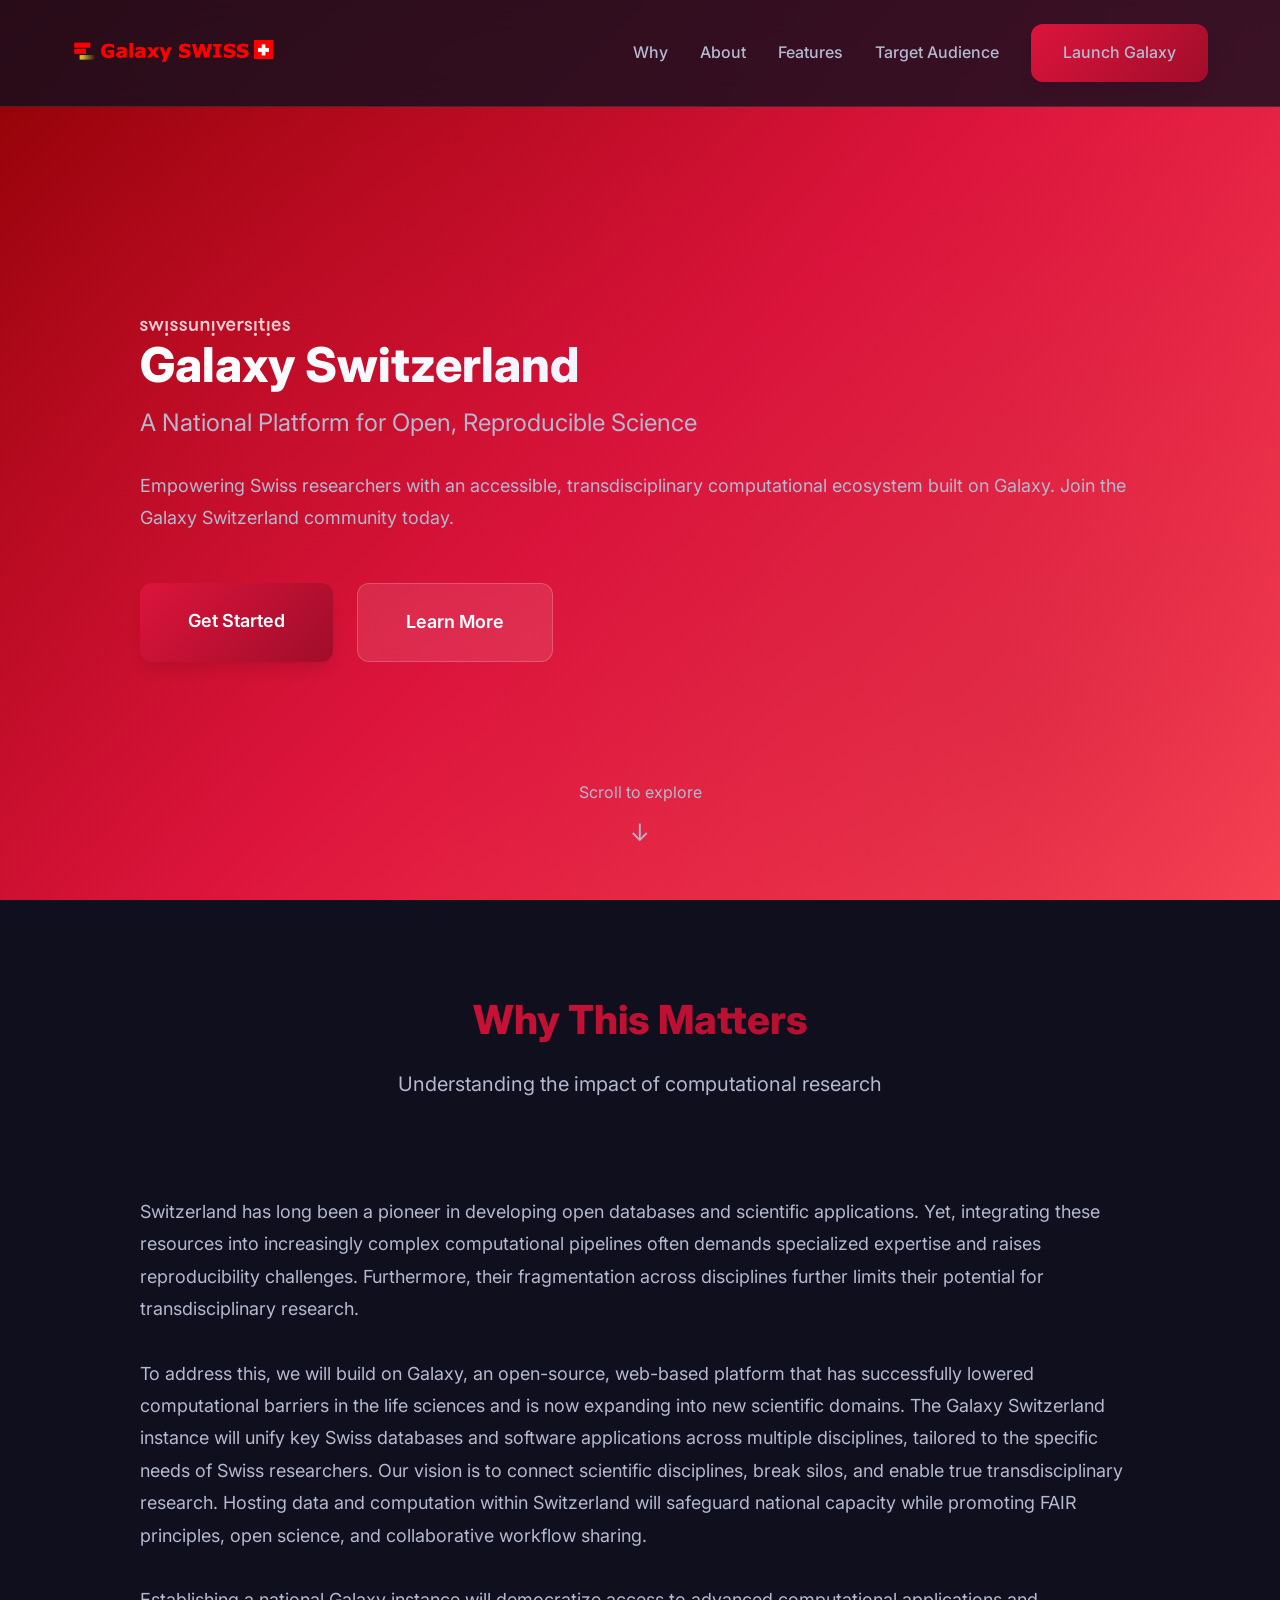
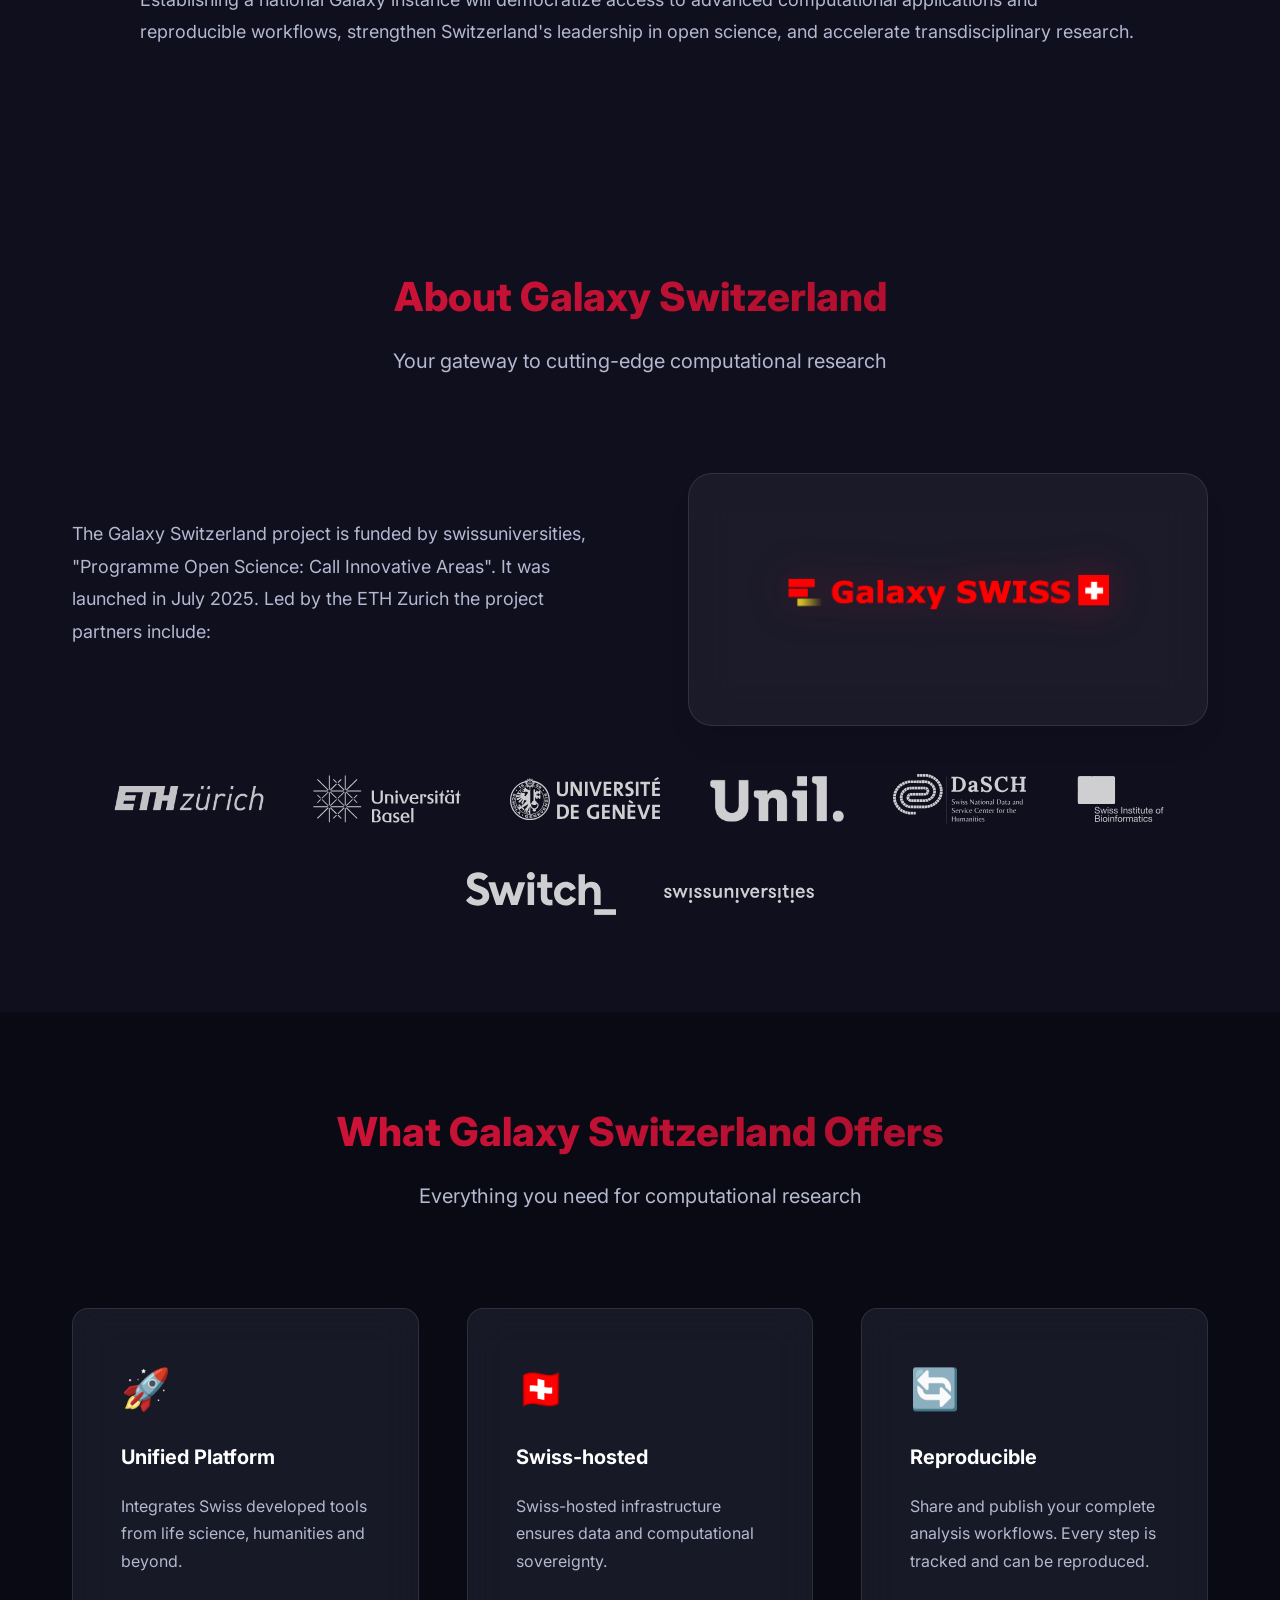
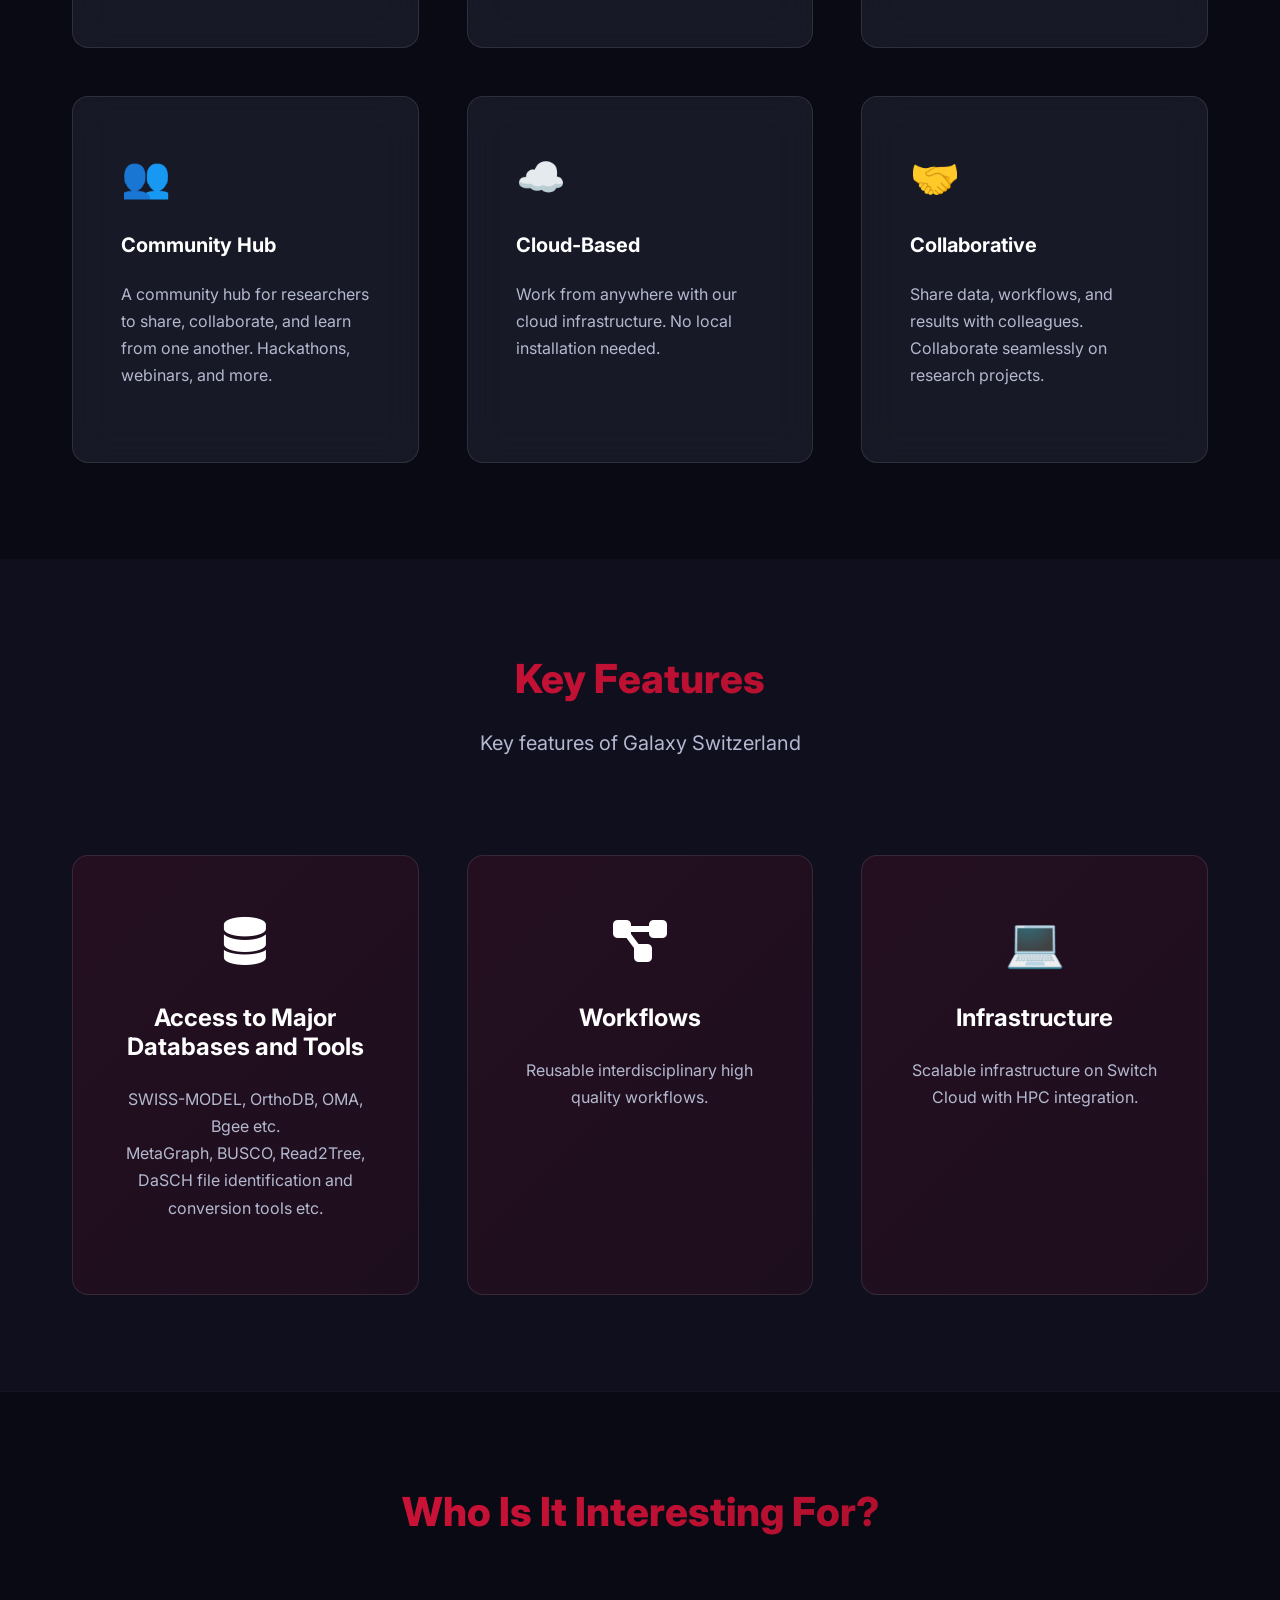
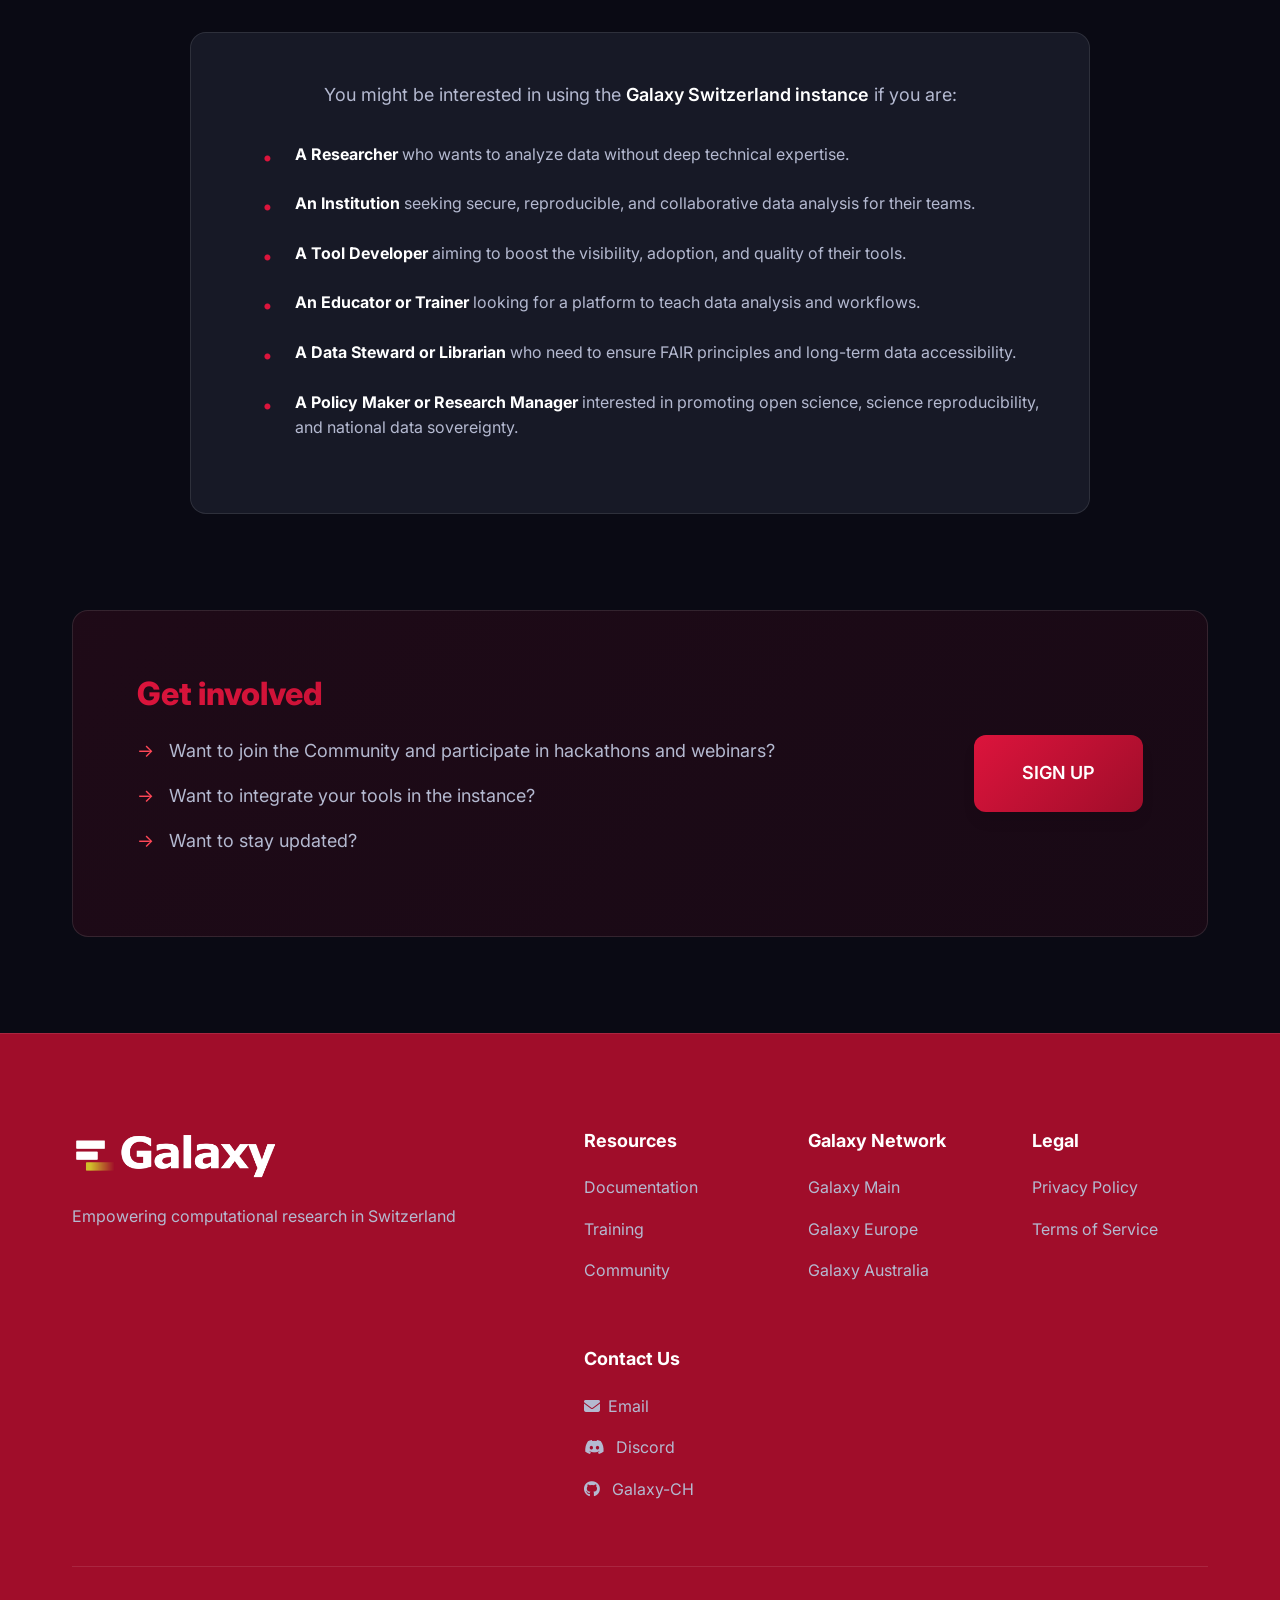
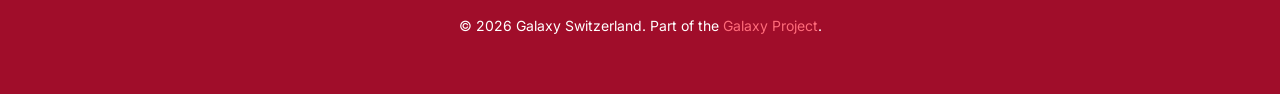
<file: index.html>
<!DOCTYPE html>
<html lang="en">

<head>
    <meta charset="UTF-8">
    <meta name="viewport" content="width=device-width, initial-scale=1.0">
    <meta name="description"
        content="Galaxy Switzerland - A powerful, web-based platform for accessible, reproducible, and transparent computational research in life sciences.">
    <meta name="keywords" content="Galaxy, bioinformatics, genomics, Switzerland, computational biology, data analysis">
    <meta name="author" content="Galaxy Switzerland">
    <title>Galaxy Switzerland | Computational Research Platform</title>

    <!-- Fonts -->
    <link rel="preconnect" href="https://fonts.googleapis.com">
    <link rel="preconnect" href="https://fonts.gstatic.com" crossorigin>
    <link href="https://fonts.googleapis.com/css2?family=Inter:wght@300;400;500;600;700;800&display=swap"
        rel="stylesheet">

    <!-- Font Awesome Icons -->
    <link rel="stylesheet" href="https://cdnjs.cloudflare.com/ajax/libs/font-awesome/6.5.1/css/all.min.css"
        integrity="sha512-DTOQO9RWCH3ppGqcWaEA1BIZOC6xxalwEsw9c2QQeAIftl+Vegovlnee1c9QX4TctnWMn13TZye+giMm8e2LwA=="
        crossorigin="anonymous" referrerpolicy="no-referrer" />

    <!-- Styles -->
    <link rel="stylesheet" href="styles.css">
</head>

<body>
    <!-- Navigation -->
    <nav class="navbar" id="navbar">
        <div class="container nav-container">
            <div class="nav-brand">
                <img src="assets/images/galaxy-swiss-red.png" alt="Galaxy Logo" class="nav-logo">
                <!-- <img src="assets/images/galaxy-logo-white.png" alt="Galaxy Logo" class="nav-logo"> 
                
                <div class="nav-text">
                    <span class="nav-title">SWISS</span>
                    <span class="swiss-cross">+</span>
                </div>
                -->
            </div>
            <ul class="nav-links">
                <li><a href="#why-matters">Why</a></li>
                <li><a href="#about">About</a></li>
                <li><a href="#features">Features</a></li>
                <li><a href="#target-audience">Target Audience</a></li>
                <li><a href="https://usegalaxy.ch" class="btn-primary" id="launch-btn">Launch Galaxy</a></li>
            </ul>
        </div>
    </nav>

    <!-- Hero Section -->
    <section class="hero" id="hero">
        <div class="hero-background"></div>
        <div class="container hero-container">
            <div class="hero-content">
                <h1 class="hero-title">
                    <img src="assets/images/partners/swiss-uni.svg" alt="Swiss Universities" class="partner-logo">
                    <span class="hero-title-main">Galaxy Switzerland</span>
                    <span class="hero-title-sub">A National Platform for Open, Reproducible Science</span>
                </h1>
                <p class="hero-description">
                    Empowering Swiss researchers with an accessible, transdisciplinary computational ecosystem built on
                    Galaxy.
                    Join the Galaxy Switzerland community today.
                </p>
                <div class="hero-cta">
                    <a href="https://usegalaxy.ch" class="btn-large btn-primary" id="hero-cta-primary">
                        Get Started
                    </a>
                    <a href="#about" class="btn-large btn-secondary" id="hero-cta-secondary">
                        Learn More
                    </a>
                </div>
            </div>

            <!-- <div class="hero-visual">
                <div class="floating-card card-1">
                    <div class="card-icon">🧬</div>
                    <div class="card-text">Genomics</div> 
                    <div class="glass-card">
                        <img src="assets/images/galaxy-swiss-yellow.png" alt="Galaxy Project" class="about-logo">
                    </div>
                </div>  
                <div class="floating-card card-2">
                    <div class="card-icon">📊</div>
                    <div class="card-text">Data Analysis</div>
                </div>
                <div class="floating-card card-3">
                    <div class="card-icon">🔬</div>
                    <div class="card-text">Research</div>
                </div> 
            </div>  -->
        </div>
        <div class="scroll-indicator" id="scroll-indicator">
            <span>Scroll to explore</span>
            <div class="scroll-arrow">↓</div>
        </div>
    </section>

    <!-- Why This Matters Section -->
    <section class="about" id="why-matters">
        <div class="container">
            <div class="section-header">
                <h2 class="section-title">Why This Matters</h2>
                <p class="section-subtitle">
                    Understanding the impact of computational research
                </p>
            </div>
            <div class="about-content">
                <div class="about-text">
                    <p class="why-matters-paragraph">
                        Switzerland has long been a pioneer in developing open databases and scientific applications.
                        Yet, integrating these resources into increasingly complex computational pipelines often demands
                        specialized expertise and raises reproducibility challenges. Furthermore, their fragmentation
                        across disciplines further limits their potential for transdisciplinary research.
                    </p>
                    <p class="why-matters-paragraph">
                        To address this, we will build on Galaxy, an open-source, web-based platform that has
                        successfully lowered computational barriers in the life sciences and is now expanding into new
                        scientific domains. The Galaxy Switzerland instance will unify key Swiss databases and software
                        applications across multiple disciplines, tailored to the specific needs of Swiss researchers.
                        Our vision is to connect scientific disciplines, break silos, and enable true transdisciplinary
                        research. Hosting data and computation within Switzerland will safeguard national capacity while
                        promoting FAIR principles, open science, and collaborative workflow sharing.
                    </p>
                    <p class="why-matters-paragraph">
                        Establishing a national Galaxy instance will democratize access to advanced computational
                        applications and reproducible workflows, strengthen Switzerland's leadership in open science,
                        and accelerate transdisciplinary research.
                    </p>
                </div>
            </div>
        </div>
    </section>

    <!-- About Section -->
    <section class="about" id="about">
        <div class="container">
            <div class="section-header">
                <h2 class="section-title">About Galaxy Switzerland</h2>
                <p class="section-subtitle">
                    Your gateway to cutting-edge computational research
                </p>
            </div>
            <div class="about-content">
                <div class="about-text">
                    <!-- 
                    <p class="about-paragraph">
                        Galaxy SWISS is part of the global Galaxy Project, providing Swiss researchers
                        with a powerful, web-based platform for data-intensive biomedical research. Our platform
                        enables scientists to perform complex analyses without requiring programming expertise.
                    </p>
                    <p class="about-paragraph">
                        Built on open-source principles, Galaxy Switzerland offers a comprehensive suite of
                        tools for genomics, proteomics, metabolomics, and more. We're committed to making
                        computational research accessible, reproducible, and transparent.
                    </p>
                    -->
                    <p class="about-paragraph">
                        The Galaxy Switzerland project is funded by swissuniversities, "Programme Open Science: Call
                        Innovative Areas". It was launched in July 2025. Led by the ETH Zurich the project partners
                        include:
                    </p>
                    <!-- 
                    <div class="about-stats">
                        <div class="stat-item">
                            <div class="stat-number">10,000+</div>
                            <div class="stat-label">Tools Available</div>
                        </div>
                        <div class="stat-item">
                            <div class="stat-number">100%</div>
                            <div class="stat-label">Open Source</div>
                        </div>
                        <div class="stat-item">
                            <div class="stat-number">24/7</div>
                            <div class="stat-label">Availability</div>
                        </div>
                    </div>
                   -->
                </div>
                <div class="about-image">
                    <div class="glass-card">
                        <img src="assets/images/galaxy-swiss-red.png" alt="Galaxy Project" class="about-logo">
                    </div>
                </div>
            </div>
            <div class="partners-grid">
                <img src="assets/images/partners/eth-zurich.png" alt="ETH Zurich" class="partner-logo">
                <img src="assets/images/partners/uni-basel.svg" alt="Universität Basel" class="partner-logo">
                <img src="assets/images/partners/uni-geneve.svg" alt="Université de Genève" class="partner-logo">
                <img src="assets/images/partners/unil.svg" alt="Unil" class="partner-logo">
                <img src="assets/images/partners/dasch.svg" alt="DaSCH" class="partner-logo">
                <img src="assets/images/partners/sib.svg" alt="SIB" class="partner-logo">
                <img src="assets/images/partners/switch.svg" alt="Switch" class="partner-logo">
                <img src="assets/images/partners/swiss-uni.svg" alt="Swiss Universities" class="partner-logo">
            </div>
        </div>
    </section>

    <!-- Features Section -->
    <section class="features" id="features">
        <div class="container">
            <div class="section-header">
                <h2 class="section-title">What Galaxy Switzerland Offers</h2>
                <p class="section-subtitle">
                    Everything you need for computational research
                </p>
            </div>
            <div class="features-grid">
                <div class="feature-card" id="feature-1">
                    <div class="feature-icon">🚀</div>
                    <h3 class="feature-title">Unified Platform</h3>
                    <p class="feature-description">
                        Integrates Swiss developed tools from life science, humanities and beyond.
                    </p>
                </div>
                <div class="feature-card" id="feature-2">
                    <div class="feature-icon">🇨🇭</div>
                    <h3 class="feature-title">Swiss-hosted</h3>
                    <p class="feature-description">
                        Swiss-hosted infrastructure ensures data and computational sovereignty.
                    </p>
                </div>
                <div class="feature-card" id="feature-6">
                    <div class="feature-icon">🔄</div>
                    <h3 class="feature-title">Reproducible</h3>
                    <p class="feature-description">
                        Share and publish your complete analysis workflows. Every step is tracked
                        and can be reproduced.
                    </p>
                </div>
                <div class="feature-card" id="feature-3">
                    <div class="feature-icon">👥</div>
                    <h3 class="feature-title">Community Hub</h3>
                    <p class="feature-description">
                        A community hub for researchers to share, collaborate, and learn from one another. Hackathons,
                        webinars, and more.
                    </p>
                </div>
                <div class="feature-card" id="feature-4">
                    <div class="feature-icon">☁️</div>
                    <h3 class="feature-title">Cloud-Based</h3>
                    <p class="feature-description">
                        Work from anywhere with our cloud infrastructure. No local installation needed.
                    </p>
                </div>
                <div class="feature-card" id="feature-5">
                    <div class="feature-icon">🤝</div>
                    <h3 class="feature-title">Collaborative</h3>
                    <p class="feature-description">
                        Share data, workflows, and results with colleagues. Collaborate seamlessly
                        on research projects.
                    </p>
                </div>

            </div>
        </div>
    </section>

    <!-- Community Section -->
    <section class="community" id="community">
        <div class="container">
            <div class="section-header">
                <h2 class="section-title">Key Features</h2>
                <p class="section-subtitle">
                    Key features of Galaxy Switzerland
                </p>
            </div>
            <div class="community-grid">
                <a href="" class="community-card" id="community-support">
                    <div class="community-icon"><i class="fa-solid fa-database"></i></div>
                    <h3 class="community-title">Access to Major Databases and Tools</h3>
                    <p class="community-description">
                        SWISS-MODEL, OrthoDB, OMA, Bgee etc.
                        <br>
                        MetaGraph, BUSCO, Read2Tree, DaSCH file identification and conversion tools etc.
                    </p>
                </a>
                <a href="" class="community-card" id="community-events">
                    <div class="community-icon"><i class="fa-solid fa-diagram-project"></i></div>
                    <h3 class="community-title">Workflows</h3>
                    <p class="community-description">
                        Reusable interdisciplinary high quality workflows.
                    </p>
                </a>
                <a href="https://switch.ch" class="community-card" id="community-events">
                    <div class="community-icon">💻</div>
                    <h3 class="community-title">Infrastructure</h3>
                    <p class="community-description">
                        Scalable infrastructure on Switch Cloud with HPC integration.
                    </p>
                </a>
            </div>
        </div>
    </section>

    <!-- Target Audience Section -->
    <section class="target-audience" id="target-audience">
        <div class="container">
            <div class="section-header">
                <h2 class="section-title">Who Is It Interesting For?</h2>
            </div>

            <div class="audience-content">
                <p class="audience-intro">
                    You might be interested in using the <span class="highlight-text">Galaxy Switzerland instance</span> if
                    you are:
                </p>
                <ul class="audience-list">
                    <li><strong class="highlight-role">A Researcher</strong> who wants to analyze data without deep
                        technical expertise.</li>
                    <li><strong class="highlight-role">An Institution</strong> seeking secure, reproducible, and
                        collaborative data analysis for their teams.</li>
                    <li><strong class="highlight-role">A Tool Developer</strong> aiming to boost the visibility,
                        adoption, and quality of their tools.</li>
                    <li><strong class="highlight-role">An Educator or Trainer</strong> looking for a platform to teach
                        data analysis and workflows.</li>
                    <li><strong class="highlight-role">A Data Steward or Librarian</strong> who need to ensure FAIR
                        principles and long-term data accessibility.</li>
                    <li><strong class="highlight-role">A Policy Maker or Research Manager</strong> interested in
                        promoting open science, science reproducibility, and national data sovereignty.</li>
                </ul>
            </div>

            <div class="get-involved-container">
                <div class="get-involved-content">
                    <h2 class="section-title">Get involved</h2>
                    <ul class="get-involved-list">
                        <li>Want to join the Community and participate in hackathons and webinars?</li>
                        <li>Want to integrate your tools in the instance?</li>
                        <li>Want to stay updated?</li>
                    </ul>
                </div>
                <div class="get-involved-action">
                    <a href="https://sympa.ethz.ch/sympa/subscribe/galaxy-ch" class="btn-large btn-primary">SIGN UP</a>
                </div>
            </div>
        </div>
    </section>

    <!-- Footer -->
    <footer class="footer">
        <div class="container footer-container">
            <div class="footer-content">
                <div class="footer-brand">
                    <img src="assets/images/galaxy-logo-white.png" alt="Galaxy Logo" class="footer-logo">
                    <p class="footer-tagline">
                        Empowering computational research in Switzerland
                    </p>
                </div>
                <div class="footer-links">
                    <div class="footer-column">
                        <h4 class="footer-heading">Resources</h4>
                        <ul class="footer-list">
                            <li><a href="https://galaxyproject.org/support/">Documentation</a></li>
                            <li><a href="https://training.galaxyproject.org/">Training</a></li>
                            <li><a href="https://galaxyproject.org/community/">Community</a></li>
                        </ul>
                    </div>
                    <div class="footer-column">
                        <h4 class="footer-heading">Galaxy Network</h4>
                        <ul class="footer-list">
                            <li><a href="https://usegalaxy.org/">Galaxy Main</a></li>
                            <li><a href="https://usegalaxy.eu/">Galaxy Europe</a></li>
                            <li><a href="https://usegalaxy.org.au/">Galaxy Australia</a></li>
                        </ul>
                    </div>
                    <!--  <div class="footer-column">
                        <h4 class="footer-heading">About</h4>
                        <ul class="footer-list">
                            <li><a href="https://galaxyproject.org/">Galaxy Project</a></li>
                            <li><a href="https://galaxyproject.org/citing-galaxy/">Citations</a></li>
                            <li><a href="https://github.com/galaxyproject">GitHub</a></li>
                        </ul>
                    </div> -->
                    <div class="footer-column">
                        <h4 class="footer-heading">Legal</h4>
                        <ul class="footer-list">
                            <li><a href="privacy.html">Privacy Policy</a></li>
                            <li><a href="terms.html">Terms of Service</a></li>
                        </ul>
                    </div>
                    <div class="footer-column">
                        <h4 class="footer-heading">Contact Us</h4>
                        <ul class="footer-list">
                            <li><a href="mailto:support@usegalaxy.ch"><i class="fa-solid fa-envelope"></i>Email</a></li>
                            <li><a href="https://discord.gg/WPvWeAmQwM"><i class="fab fa-discord"></i> Discord</a></li>
                            <li><a href="https://github.com/orgs/GALAXY-CH/repositories"><i class="fab fa-github"></i>
                                    Galaxy-CH</a></li>
                        </ul>
                    </div>
                </div>
            </div>
            <div class="footer-bottom">
                <p class="footer-copyright">
                    &copy; <span id="current-year"></span> Galaxy Switzerland. Part of the <a href="https://galaxyproject.org/">Galaxy Project</a>.
<script>document.getElementById('current-year').textContent = new Date().getFullYear();</script>
                </p>
            </div>
        </div>
    </footer>

    <!-- Scripts -->
    <script src="script.js"></script>
</body>

</html>
</file>
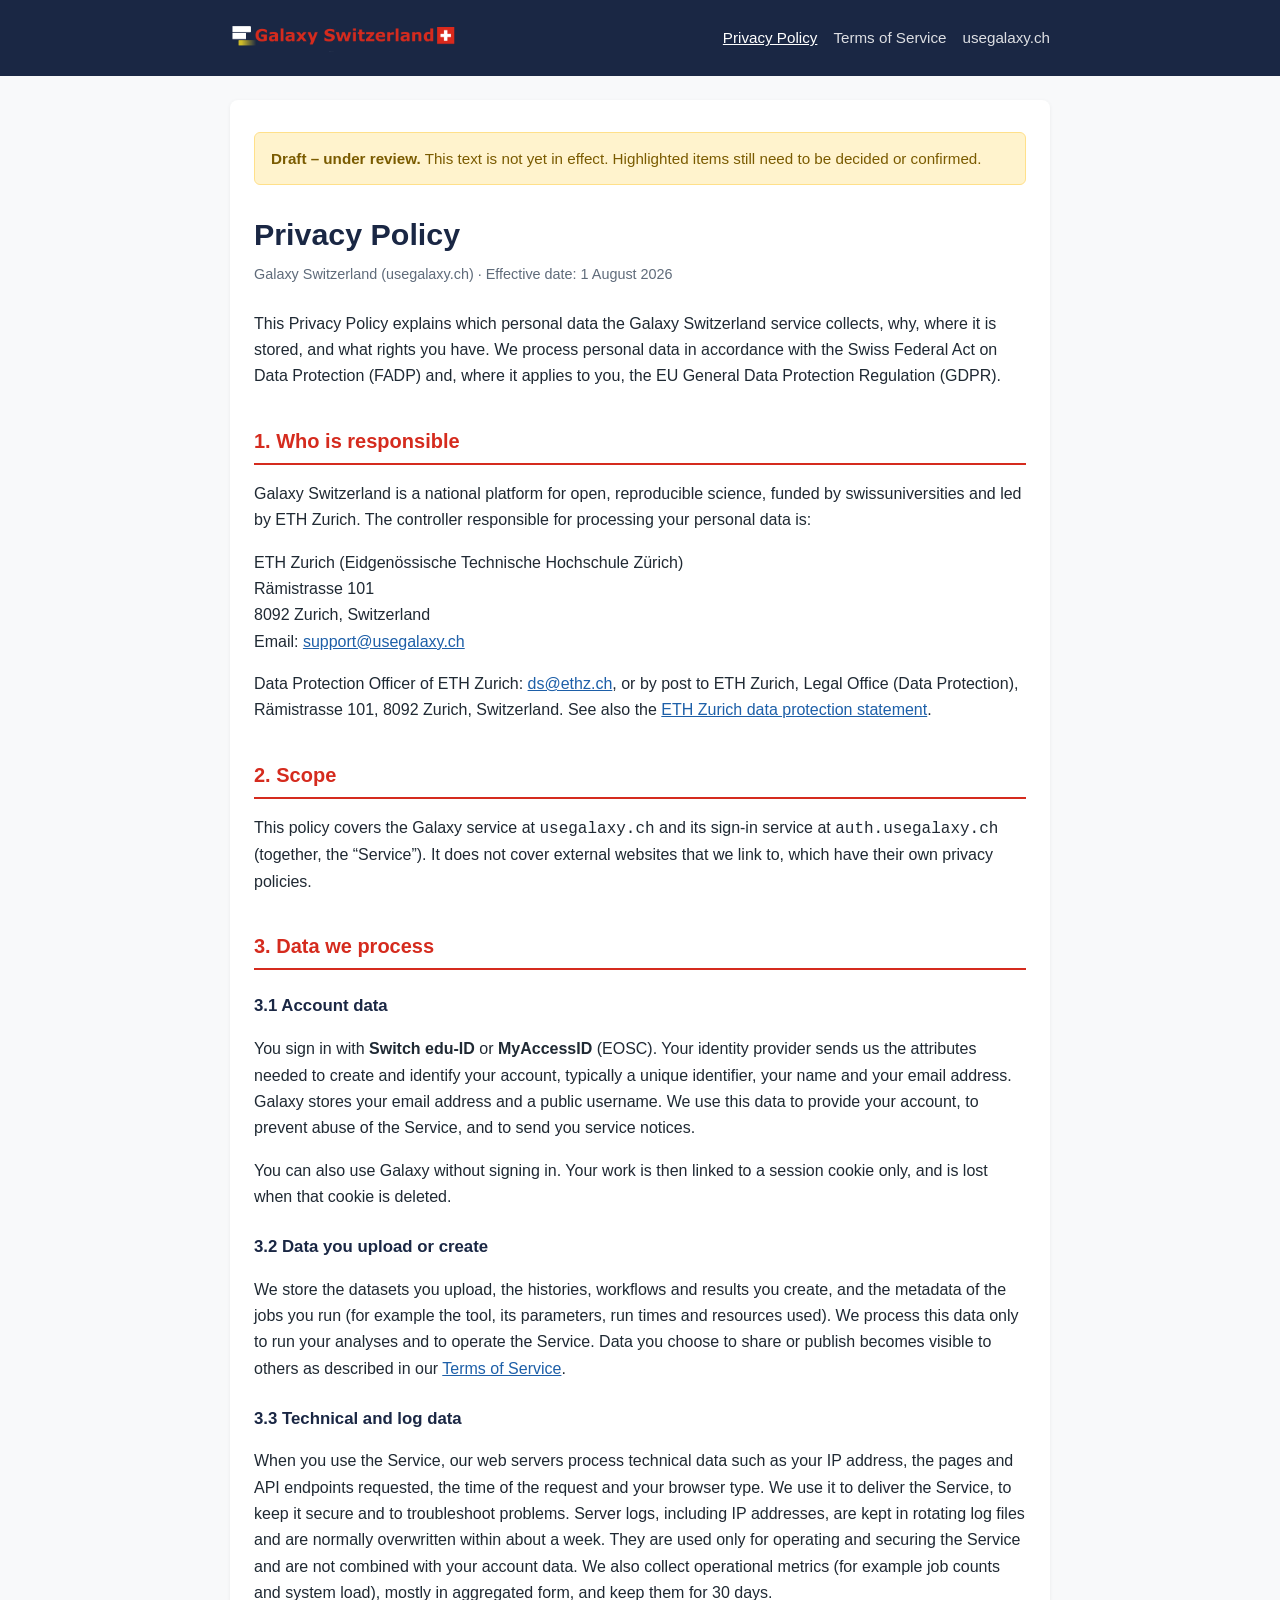
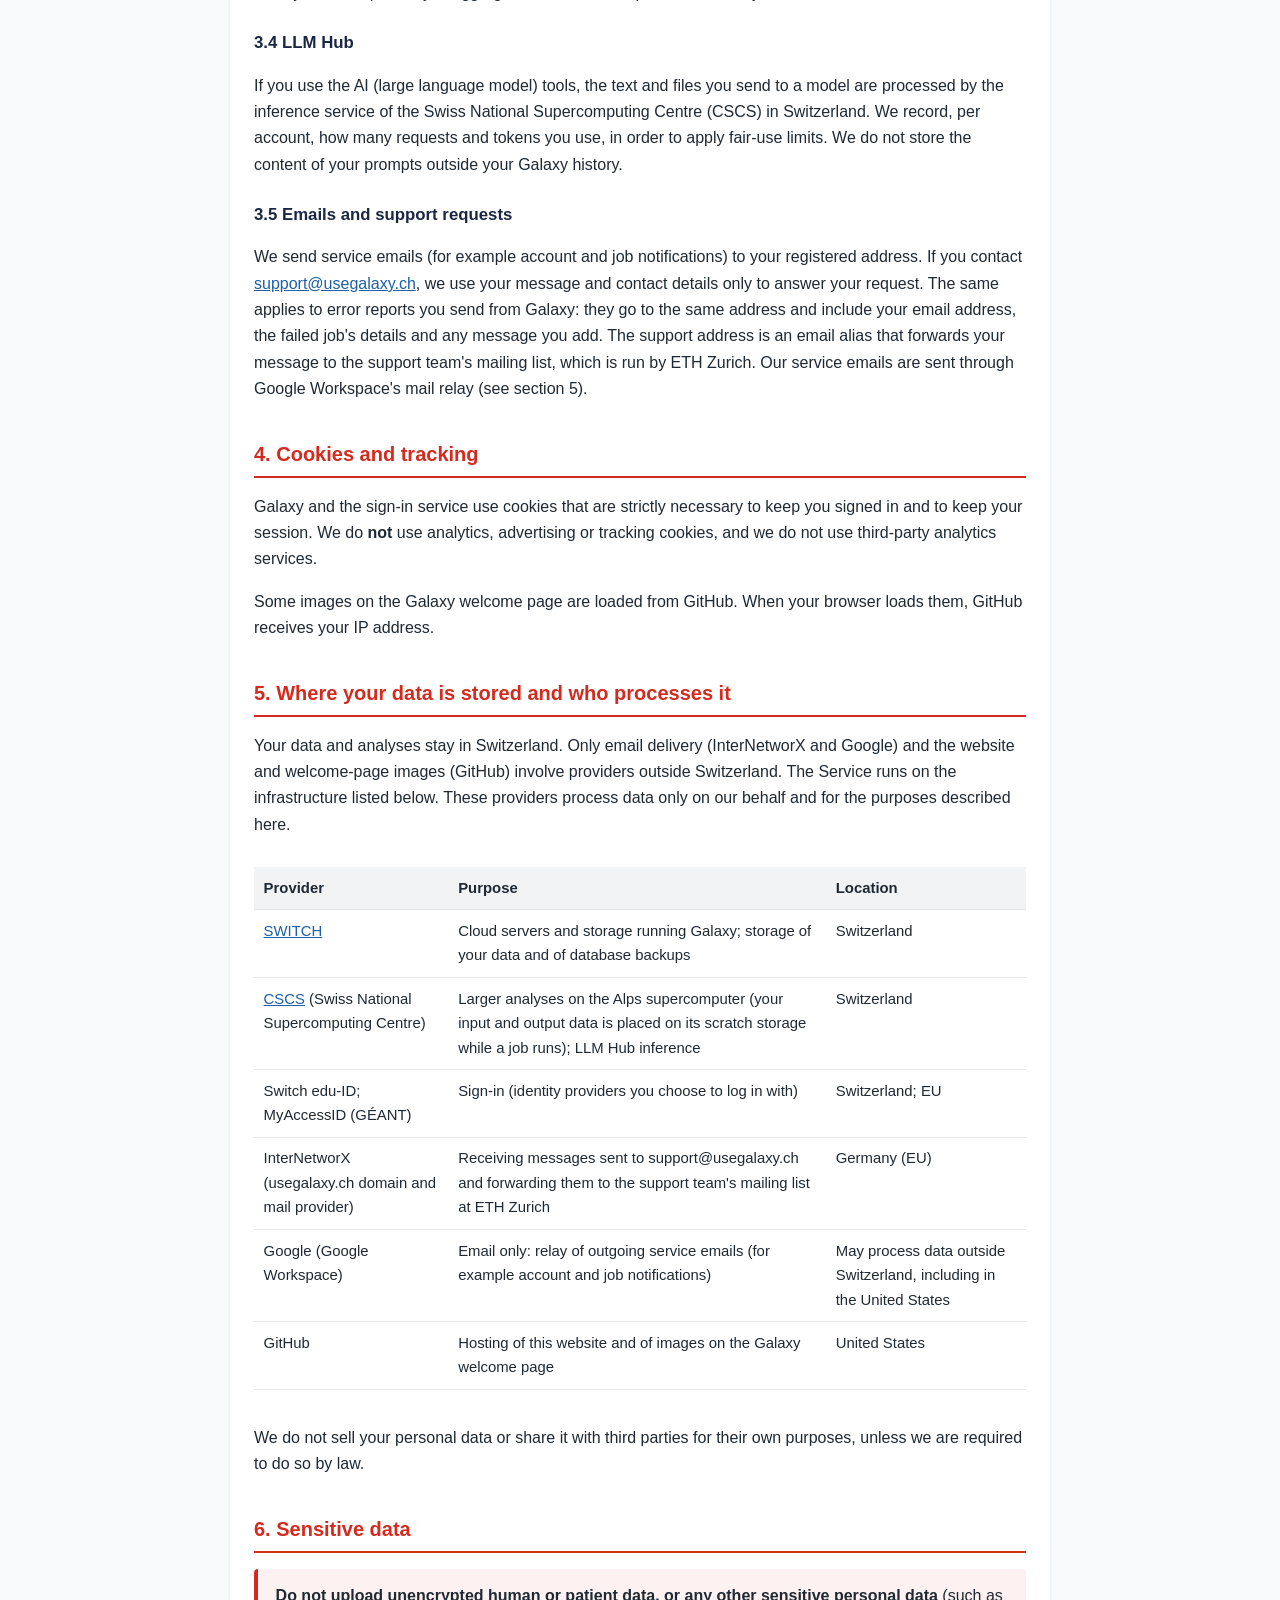
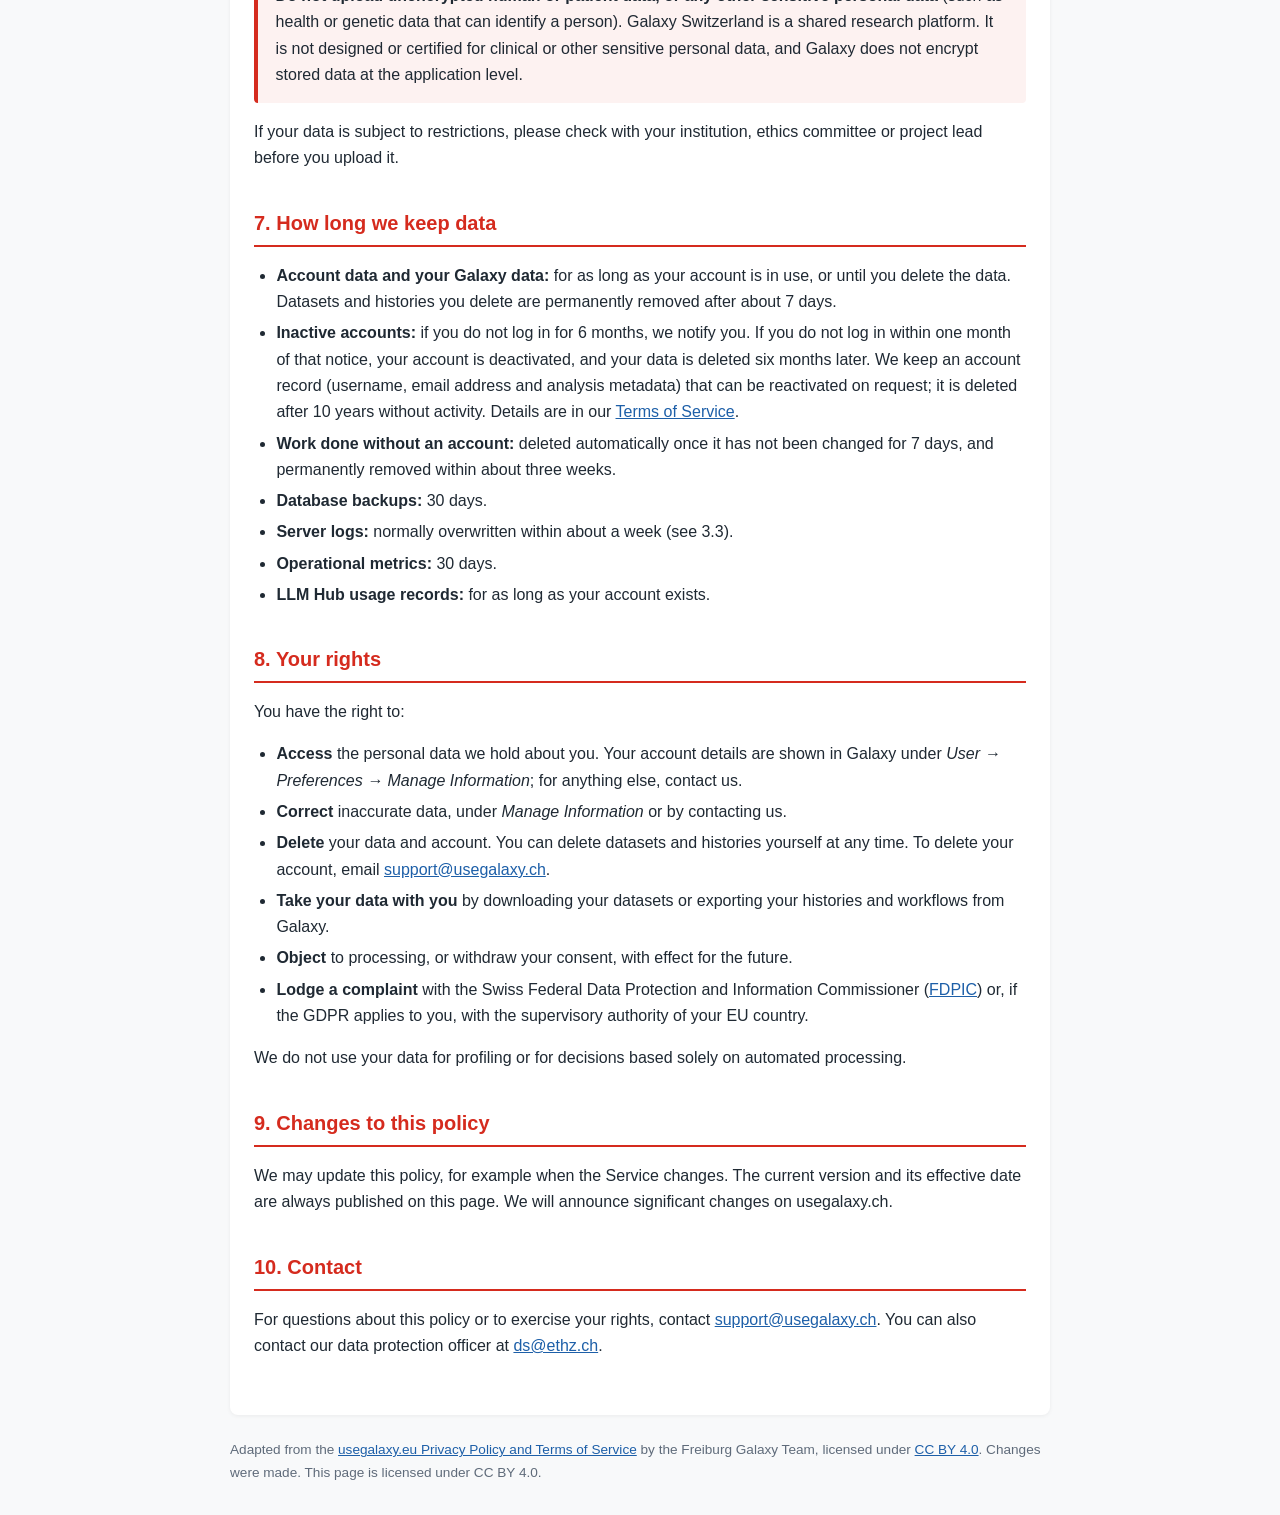
<file: privacy.html>
<!DOCTYPE html>
<html lang="en">

<head>
    <meta charset="UTF-8">
    <meta name="viewport" content="width=device-width, initial-scale=1.0">
    <meta name="description" content="Privacy Policy of the Galaxy Switzerland service at usegalaxy.ch.">
    <title>Privacy Policy | Galaxy Switzerland</title>
    <link rel="stylesheet" href="legal.css">
</head>

<body>
    <header class="legal-header">
        <div class="inner">
            <a href="./"><img src="assets/images/galaxy-swiss.png" alt="Galaxy Switzerland"></a>
            <nav>
                <a href="privacy.html" aria-current="page">Privacy Policy</a>
                <a href="terms.html">Terms of Service</a>
                <a href="https://usegalaxy.ch">usegalaxy.ch</a>
            </nav>
        </div>
    </header>

    <main class="legal">
        <!-- DRAFT: remove this banner and all .todo markers before publishing (GAL-193). -->
        <div class="draft-banner">
            <strong>Draft – under review.</strong> This text is not yet in effect. Highlighted items still need to be
            decided or confirmed.
        </div>

        <h1>Privacy Policy</h1>
        <p class="meta">Galaxy Switzerland (usegalaxy.ch) &middot; Effective date: 1 August 2026</p>

        <p>
            This Privacy Policy explains which personal data the Galaxy Switzerland service collects, why, where it is
            stored, and what rights you have. We process personal data in accordance with the Swiss Federal Act on Data
            Protection (FADP) and, where it applies to you, the EU General Data Protection Regulation (GDPR).
        </p>

        <h2>1. Who is responsible</h2>
        <p>
            Galaxy Switzerland is a national platform for open, reproducible science, funded by swissuniversities and
            led by ETH Zurich. The controller responsible for processing your personal data is:
        </p>
        <p>
            ETH Zurich (Eidgenössische Technische Hochschule Zürich)<br>
            Rämistrasse 101<br>
            8092 Zurich, Switzerland<br>
            Email: <a href="mailto:support@usegalaxy.ch">support@usegalaxy.ch</a>
        </p>
        <p>
            Data Protection Officer of ETH Zurich: <a href="mailto:ds@ethz.ch">ds@ethz.ch</a>, or by post to
            ETH Zurich, Legal Office (Data Protection), Rämistrasse 101, 8092 Zurich, Switzerland. See also the
            <a href="https://ethz.ch/en/footer/data-protection.html" target="_blank" rel="noopener">ETH Zurich data
                protection statement</a>.
        </p>

        <h2>2. Scope</h2>
        <p>
            This policy covers the Galaxy service at <code>usegalaxy.ch</code> and its sign-in service at
            <code>auth.usegalaxy.ch</code> (together, the &ldquo;Service&rdquo;). It does not cover external websites
            that we link to, which have their own privacy policies.
        </p>

        <h2>3. Data we process</h2>

        <h3>3.1 Account data</h3>
        <p>
            You sign in with <strong>Switch edu-ID</strong> or <strong>MyAccessID</strong> (EOSC). Your identity
            provider sends us the attributes needed to create and identify your account, typically a unique
            identifier, your name and your email address. Galaxy stores your email address and a public username.
            We use this data to provide your account, to prevent abuse of the Service, and to send you service
            notices.
        </p>
        <p>
            You can also use Galaxy without signing in. Your work is then linked to a session cookie only, and is
            lost when that cookie is deleted.
        </p>

        <h3>3.2 Data you upload or create</h3>
        <p>
            We store the datasets you upload, the histories, workflows and results you create, and the metadata of
            the jobs you run (for example the tool, its parameters, run times and resources used). We process this
            data only to run your analyses and to operate the Service. Data you choose to share or publish becomes
            visible to others as described in our <a href="terms.html">Terms of Service</a>.
        </p>

        <h3>3.3 Technical and log data</h3>
        <p>
            When you use the Service, our web servers process technical data such as your IP address, the pages and
            API endpoints requested, the time of the request and your browser type. We use it to deliver the Service,
            to keep it secure and to troubleshoot problems. Server logs, including IP addresses, are kept in rotating
            log files and are normally overwritten within about a week. They are used only for operating and securing
            the Service and are not combined with your account data. We also collect operational metrics (for
            example job counts and system load), mostly in aggregated form, and keep them for 30 days.
        </p>

        <h3>3.4 LLM Hub</h3>
        <p>
            If you use the AI (large language model) tools, the text and files you send to a model are processed by
            the inference service of the Swiss National Supercomputing Centre (CSCS) in Switzerland. We record, per
            account, how many requests and tokens you use, in order to apply fair-use limits. We do not store the
            content of your prompts outside your Galaxy history.
        </p>

        <h3>3.5 Emails and support requests</h3>
        <p>
            We send service emails (for example account and job notifications) to your registered address. If you
            contact <a href="mailto:support@usegalaxy.ch">support@usegalaxy.ch</a>, we use your message and contact
            details only to answer your request. The same applies to error reports you send from Galaxy: they go to
            the same address and include your email address, the failed job's details and any message you add.
            The support address is an email alias that forwards your message to
            the support team's mailing list, which is run by ETH Zurich. Our service emails are sent through Google
            Workspace's mail relay (see section 5).
        </p>

        <h2>4. Cookies and tracking</h2>
        <p>
            Galaxy and the sign-in service use cookies that are strictly necessary to keep you signed in and to keep
            your session. We do <strong>not</strong> use analytics, advertising or tracking cookies, and we do not use
            third-party analytics services.
        </p>
        <p>
            Some images on the Galaxy welcome page are loaded from GitHub. When your browser loads them, GitHub
            receives your IP address.
        </p>

        <h2>5. Where your data is stored and who processes it</h2>
        <p>
            Your data and analyses stay in Switzerland. Only email delivery (InterNetworX and Google) and the
            website and welcome-page images (GitHub) involve providers outside Switzerland. The Service runs on the infrastructure listed below. These providers process
            data only on our behalf and for the purposes described here.
        </p>
        <div class="table-wrap">
            <table>
                <thead>
                    <tr>
                        <th>Provider</th>
                        <th>Purpose</th>
                        <th>Location</th>
                    </tr>
                </thead>
                <tbody>
                    <tr>
                        <td><a href="https://www.switch.ch" target="_blank" rel="noopener">SWITCH</a></td>
                        <td>Cloud servers and storage running Galaxy; storage of your data and of database backups</td>
                        <td>Switzerland</td>
                    </tr>
                    <tr>
                        <td><a href="https://www.cscs.ch" target="_blank" rel="noopener">CSCS</a> (Swiss National
                            Supercomputing Centre)</td>
                        <td>Larger analyses on the Alps supercomputer (your input and output data is placed on its
                            scratch storage while a job runs); LLM Hub inference</td>
                        <td>Switzerland</td>
                    </tr>
                    <tr>
                        <td>Switch edu-ID; MyAccessID (GÉANT)</td>
                        <td>Sign-in (identity providers you choose to log in with)</td>
                        <td>Switzerland; EU</td>
                    </tr>
                    <tr>
                        <td>InterNetworX (usegalaxy.ch domain and mail provider)</td>
                        <td>Receiving messages sent to support@usegalaxy.ch and forwarding them to the support team's
                            mailing list at ETH Zurich</td>
                        <td>Germany (EU)</td>
                    </tr>
                    <tr>
                        <td>Google (Google Workspace)</td>
                        <td>Email only: relay of outgoing service emails (for example account and job
                            notifications)</td>
                        <td>May process data outside Switzerland, including in the United States</td>
                    </tr>
                    <tr>
                        <td>GitHub</td>
                        <td>Hosting of this website and of images on the Galaxy welcome page</td>
                        <td>United States</td>
                    </tr>
                </tbody>
            </table>
        </div>
        <p>
            We do not sell your personal data or share it with third parties for their own purposes, unless we are
            required to do so by law.
        </p>

        <h2>6. Sensitive data</h2>
        <div class="callout">
            <p style="margin:0">
                <strong>Do not upload unencrypted human or patient data, or any other sensitive personal data</strong>
                (such as health or genetic data that can identify a person). Galaxy Switzerland is a shared research
                platform. It is not designed or certified for clinical or other sensitive personal data, and Galaxy
                does not encrypt stored data at the application level.
            </p>
        </div>
        <p>
            If your data is subject to restrictions, please check with your institution, ethics committee or project
            lead before you upload it.
        </p>

        <h2>7. How long we keep data</h2>
        <ul>
            <li><strong>Account data and your Galaxy data:</strong> for as long as your account is in use, or until
                you delete the data. Datasets and histories you delete are permanently removed after about 7 days.</li>
            <li><strong>Inactive accounts:</strong> if you do not log in for 6 months, we notify you. If you do not
                log in within one month of that notice, your account is deactivated, and your data is deleted six
                months later. We keep an account record (username, email address and analysis metadata) that can be
                reactivated on request; it is deleted after 10 years without activity. Details are in our
                <a href="terms.html">Terms of Service</a>.</li>
            <li><strong>Work done without an account:</strong> deleted automatically once it has not been changed for
                7 days, and permanently removed within about three weeks.</li>
            <li><strong>Database backups:</strong> 30 days.</li>
            <li><strong>Server logs:</strong> normally overwritten within about a week (see 3.3).</li>
            <li><strong>Operational metrics:</strong> 30 days.</li>
            <li><strong>LLM Hub usage records:</strong> for as long as your account exists.</li>
        </ul>

        <h2>8. Your rights</h2>
        <p>You have the right to:</p>
        <ul>
            <li><strong>Access</strong> the personal data we hold about you. Your account details are shown in Galaxy
                under <em>User &rarr; Preferences &rarr; Manage Information</em>; for anything else, contact us.</li>
            <li><strong>Correct</strong> inaccurate data, under <em>Manage Information</em> or by contacting us.</li>
            <li><strong>Delete</strong> your data and account. You can delete datasets and histories yourself at any
                time. To delete your account, email <a href="mailto:support@usegalaxy.ch">support@usegalaxy.ch</a>.</li>
            <li><strong>Take your data with you</strong> by downloading your datasets or exporting your histories and
                workflows from Galaxy.</li>
            <li><strong>Object</strong> to processing, or withdraw your consent, with effect for the future.</li>
            <li><strong>Lodge a complaint</strong> with the Swiss Federal Data Protection and Information Commissioner
                (<a href="https://www.edoeb.admin.ch" target="_blank" rel="noopener">FDPIC</a>) or, if the GDPR
                applies to you, with the supervisory authority of your EU country.</li>
        </ul>
        <p>We do not use your data for profiling or for decisions based solely on automated processing.</p>

        <h2>9. Changes to this policy</h2>
        <p>
            We may update this policy, for example when the Service changes. The current version and its effective date
            are always published on this page. We will announce significant changes on usegalaxy.ch.
        </p>

        <h2>10. Contact</h2>
        <p>
            For questions about this policy or to exercise your rights, contact
            <a href="mailto:support@usegalaxy.ch">support@usegalaxy.ch</a>. You can also contact our data protection
            officer at <a href="mailto:ds@ethz.ch">ds@ethz.ch</a>.
        </p>
    </main>

    <footer class="legal-footer">
        <div class="inner">
            Adapted from the <a href="https://github.com/usegalaxy-eu/gdpr" target="_blank" rel="noopener">usegalaxy.eu
                Privacy Policy and Terms of Service</a> by the Freiburg Galaxy Team, licensed under
            <a href="https://creativecommons.org/licenses/by/4.0/" target="_blank" rel="noopener">CC BY 4.0</a>.
            Changes were made. This page is licensed under CC BY 4.0.
        </div>
    </footer>
</body>

</html>
</file>
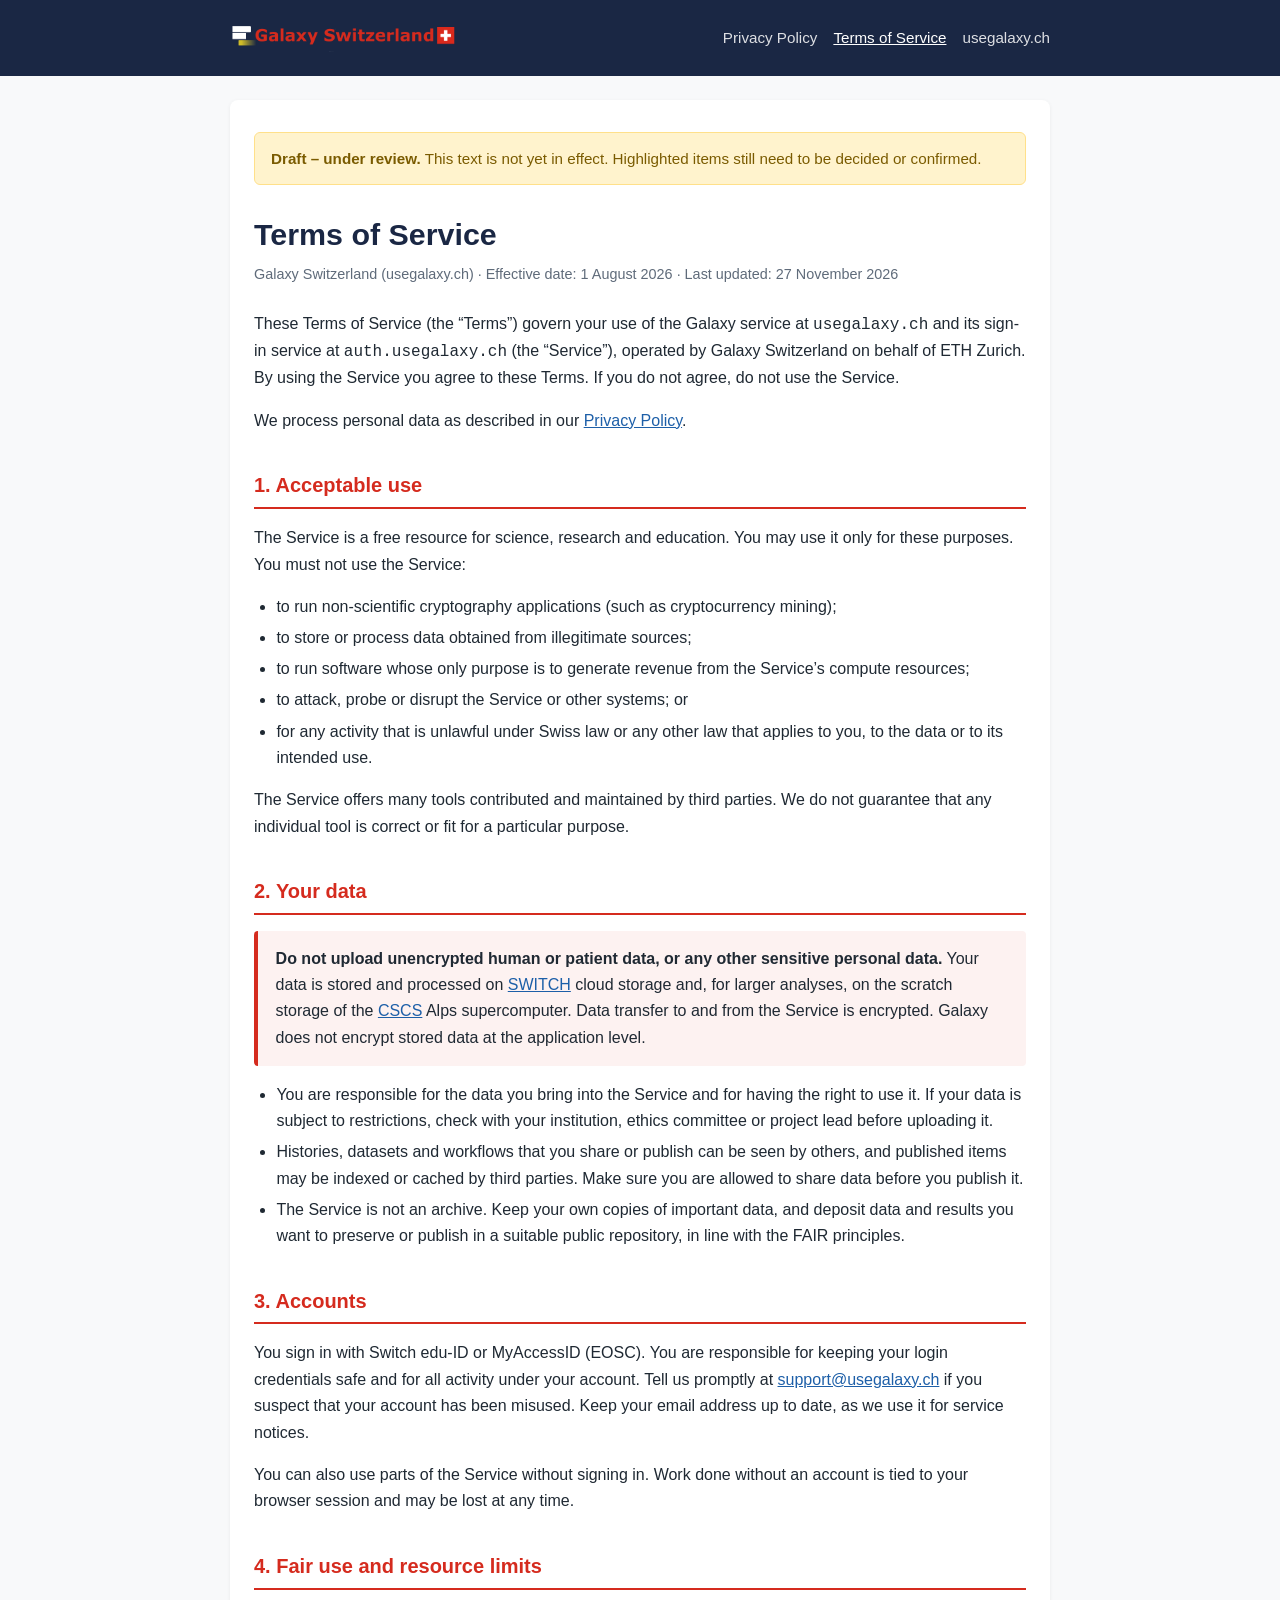
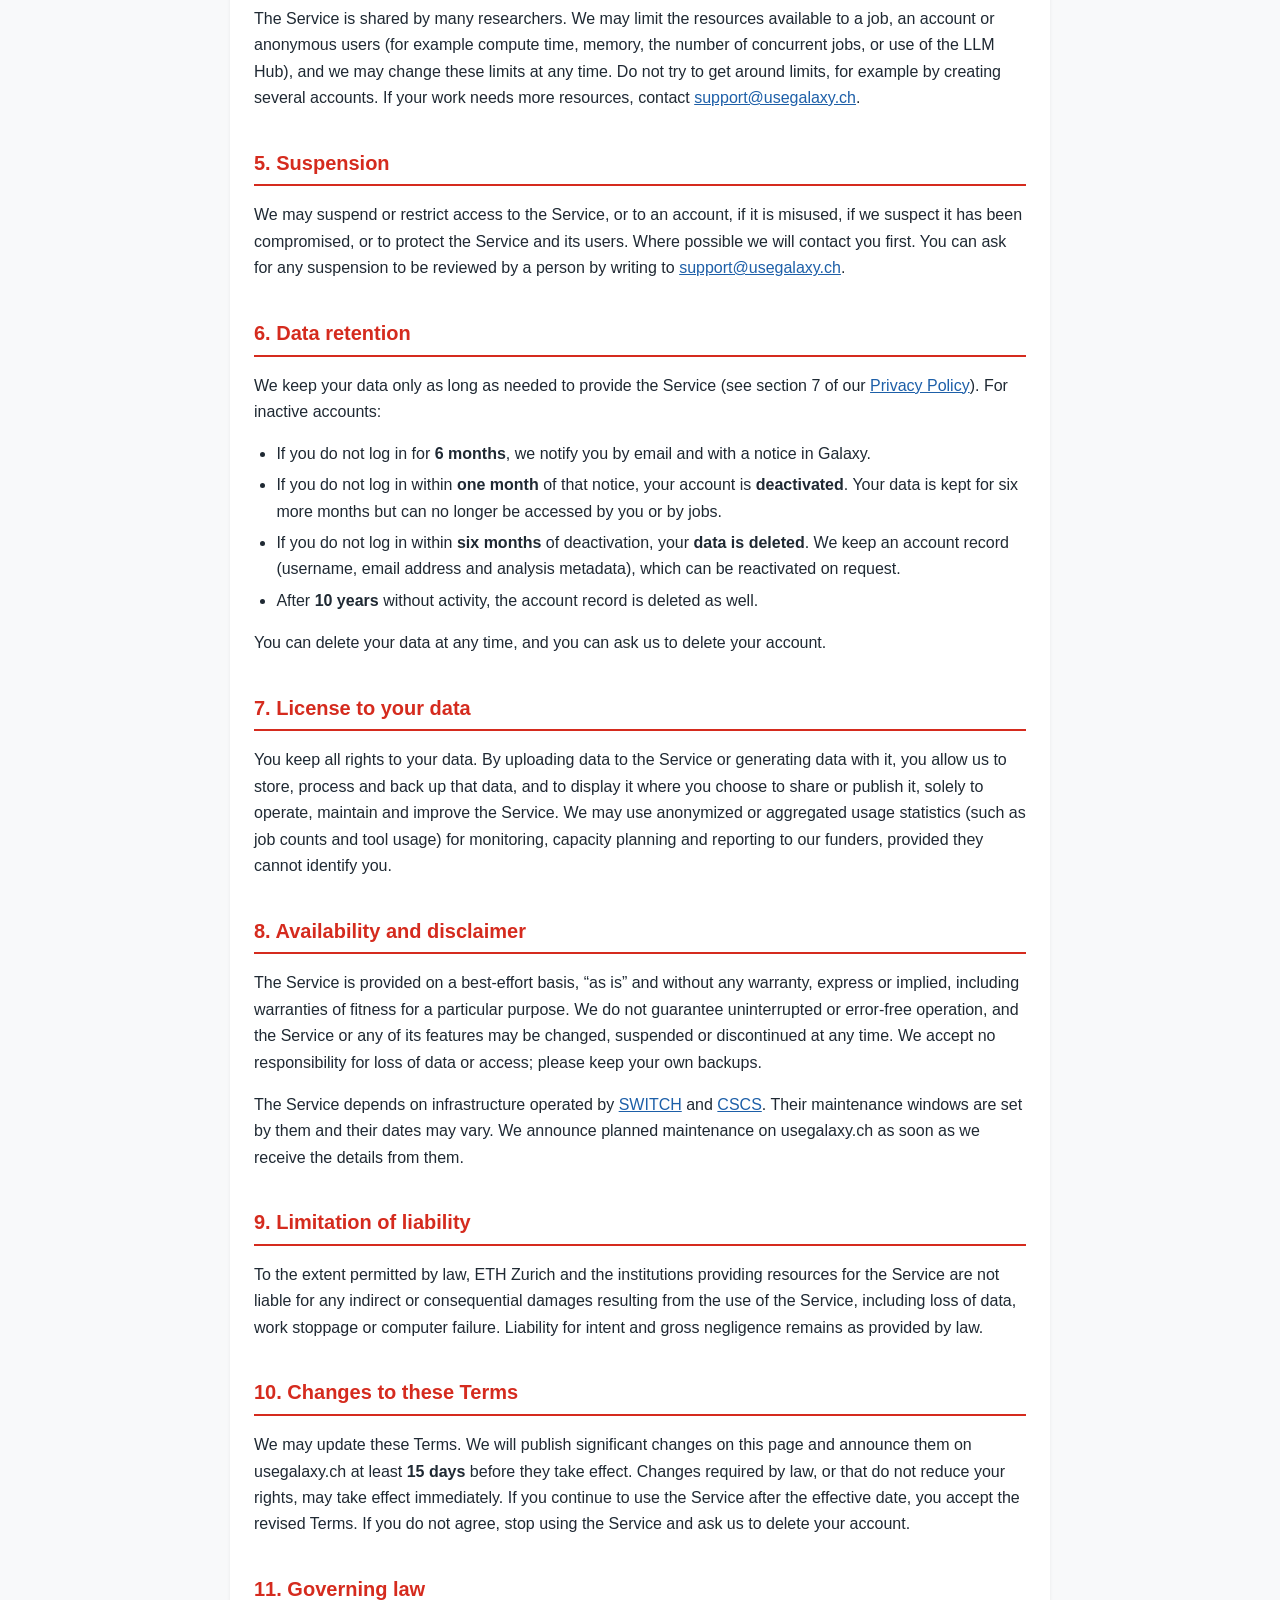
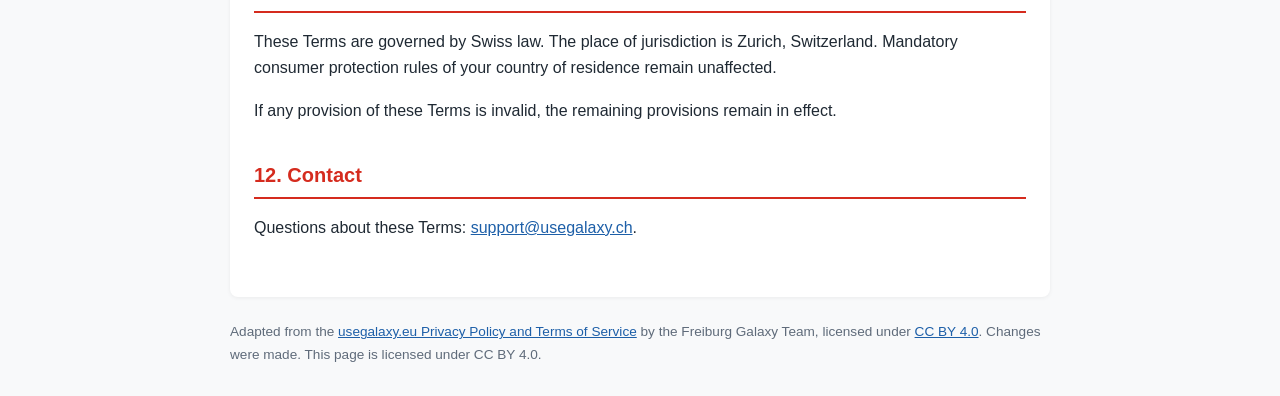
<file: terms.html>
<!DOCTYPE html>
<html lang="en">

<head>
    <meta charset="UTF-8">
    <meta name="viewport" content="width=device-width, initial-scale=1.0">
    <meta name="description" content="Terms of Service of the Galaxy Switzerland service at usegalaxy.ch.">
    <title>Terms of Service | Galaxy Switzerland</title>
    <link rel="stylesheet" href="legal.css">
</head>

<body>
    <header class="legal-header">
        <div class="inner">
            <a href="./"><img src="assets/images/galaxy-swiss.png" alt="Galaxy Switzerland"></a>
            <nav>
                <a href="privacy.html">Privacy Policy</a>
                <a href="terms.html" aria-current="page">Terms of Service</a>
                <a href="https://usegalaxy.ch">usegalaxy.ch</a>
            </nav>
        </div>
    </header>

    <main class="legal">
        <!-- DRAFT: remove this banner and all .todo markers before publishing (GAL-193). -->
        <div class="draft-banner">
            <strong>Draft – under review.</strong> This text is not yet in effect. Highlighted items still need to be
            decided or confirmed.
        </div>

        <h1>Terms of Service</h1>
        <p class="meta">Galaxy Switzerland (usegalaxy.ch) &middot; Effective date: 1 August 2026 &middot; Last updated: 27 November 2026</p>

        <p>
            These Terms of Service (the &ldquo;Terms&rdquo;) govern your use of the Galaxy service at
            <code>usegalaxy.ch</code> and its sign-in service at <code>auth.usegalaxy.ch</code> (the
            &ldquo;Service&rdquo;), operated by Galaxy Switzerland on behalf of ETH Zurich. By using the Service you
            agree to these
            Terms. If you do not agree, do not use the Service.
        </p>
        <p>
            We process personal data as described in our <a href="privacy.html">Privacy Policy</a>.
        </p>

        <h2>1. Acceptable use</h2>
        <p>
            The Service is a free resource for science, research and education. You may use it only for these
            purposes. You must not use the Service:
        </p>
        <ul>
            <li>to run non-scientific cryptography applications (such as cryptocurrency mining);</li>
            <li>to store or process data obtained from illegitimate sources;</li>
            <li>to run software whose only purpose is to generate revenue from the Service&rsquo;s compute resources;</li>
            <li>to attack, probe or disrupt the Service or other systems; or</li>
            <li>for any activity that is unlawful under Swiss law or any other law that applies to you, to the data
                or to its intended use.</li>
        </ul>
        <p>
            The Service offers many tools contributed and maintained by third parties. We do not guarantee that any
            individual tool is correct or fit for a particular purpose.
        </p>

        <h2>2. Your data</h2>
        <div class="callout">
            <p style="margin:0">
                <strong>Do not upload unencrypted human or patient data, or any other sensitive personal data.</strong>
                Your data is stored and processed on <a href="https://www.switch.ch" target="_blank" rel="noopener">SWITCH</a>
                cloud storage and, for larger analyses, on the scratch storage of the
                <a href="https://www.cscs.ch" target="_blank" rel="noopener">CSCS</a> Alps supercomputer. Data
                transfer to and from the Service is encrypted. Galaxy does not encrypt stored data at the application
                level.
            </p>
        </div>
        <ul>
            <li>You are responsible for the data you bring into the Service and for having the right to use it. If
                your data is subject to restrictions, check with your institution, ethics committee or project lead
                before uploading it.</li>
            <li>Histories, datasets and workflows that you share or publish can be seen by others, and published
                items may be indexed or cached by third parties. Make sure you are allowed to share data before you
                publish it.</li>
            <li>The Service is not an archive. Keep your own copies of important data, and deposit data and results
                you want to preserve or publish in a suitable public repository, in line with the FAIR principles.</li>
        </ul>

        <h2>3. Accounts</h2>
        <p>
            You sign in with Switch edu-ID or MyAccessID (EOSC). You are responsible for keeping your login credentials
            safe and for all activity under your account. Tell us promptly at
            <a href="mailto:support@usegalaxy.ch">support@usegalaxy.ch</a> if you suspect that your account has been
            misused. Keep your email address up to date, as we use it for service notices.
        </p>
        <p>
            You can also use parts of the Service without signing in. Work done without an account is tied to your
            browser session and may be lost at any time.
        </p>

        <h2>4. Fair use and resource limits</h2>
        <p>
            The Service is shared by many researchers. We may limit the resources available to a job, an account or
            anonymous users (for example compute time, memory, the number of concurrent jobs, or use of the LLM Hub),
            and we may change these limits at any time. Do not try to get around limits, for example by creating
            several accounts. If your work needs more resources, contact
            <a href="mailto:support@usegalaxy.ch">support@usegalaxy.ch</a>.
        </p>

        <h2>5. Suspension</h2>
        <p>
            We may suspend or restrict access to the Service, or to an account, if it is misused, if we suspect it has
            been compromised, or to protect the Service and its users. Where possible we will contact you first. You
            can ask for any suspension to be reviewed by a person by writing to
            <a href="mailto:support@usegalaxy.ch">support@usegalaxy.ch</a>.
        </p>

        <h2>6. Data retention</h2>
        <p>
            We keep your data only as long as needed to provide the Service (see section 7 of our
            <a href="privacy.html">Privacy Policy</a>). For inactive accounts:
        </p>
        <ul>
            <li>If you do not log in for <strong>6 months</strong>, we notify you by email and with a notice in
                Galaxy.</li>
            <li>If you do not log in within <strong>one month</strong> of that notice, your account is
                <strong>deactivated</strong>. Your data is kept for six more months but can no longer be accessed by
                you or by jobs.</li>
            <li>If you do not log in within <strong>six months</strong> of deactivation, your <strong>data is
                deleted</strong>. We keep an account record (username, email address and analysis metadata), which can
                be reactivated on request.</li>
            <li>After <strong>10 years</strong> without activity, the account record is deleted as well.</li>
        </ul>
        <p>
            You can delete your data at any time, and you can ask us to delete your account.
        </p>

        <h2>7. License to your data</h2>
        <p>
            You keep all rights to your data. By uploading data to the Service or generating data with it, you allow us
            to store, process and back up that data, and to display it where you choose to share or publish it, solely
            to operate, maintain and improve the Service. We may use anonymized or aggregated usage statistics (such
            as job counts and tool usage) for monitoring, capacity planning and reporting to our funders, provided they
            cannot identify you.
        </p>

        <h2>8. Availability and disclaimer</h2>
        <p>
            The Service is provided on a best-effort basis, &ldquo;as is&rdquo; and without any warranty, express or
            implied, including warranties of fitness for a particular purpose. We do not guarantee uninterrupted or
            error-free operation, and the Service or any of its features may be changed, suspended or discontinued
            at any time. We accept no responsibility for loss of data or access; please keep your own backups.
        </p>
        <p>
            The Service depends on infrastructure operated by <a href="https://www.switch.ch" target="_blank"
                rel="noopener">SWITCH</a> and <a href="https://www.cscs.ch" target="_blank" rel="noopener">CSCS</a>.
            Their maintenance windows are set by them and their dates may vary. We announce planned maintenance on
            usegalaxy.ch as soon as we receive the details from them.
        </p>

        <h2>9. Limitation of liability</h2>
        <p>
            To the extent permitted by law, ETH Zurich and the
            institutions providing resources for the Service are not liable for any indirect or consequential
            damages resulting from the use of the Service, including loss of data, work stoppage or computer failure.
            Liability for intent and gross negligence remains as provided by law.
        </p>

        <h2>10. Changes to these Terms</h2>
        <p>
            We may update these Terms. We will publish significant changes on this page and announce them on
            usegalaxy.ch at least <strong>15 days</strong> before they take effect. Changes required by law, or that
            do not reduce your rights, may take effect immediately. If you continue to use the Service after the
            effective date, you accept the revised Terms.
            If you do not agree, stop using the Service and ask us to delete your account.
        </p>

        <h2>11. Governing law</h2>
        <p>
            These Terms are governed by Swiss law. The place of jurisdiction is Zurich, Switzerland. Mandatory
            consumer protection rules of your country of residence remain unaffected.
        </p>
        <p>
            If any provision of these Terms is invalid, the remaining provisions remain in effect.
        </p>

        <h2>12. Contact</h2>
        <p>
            Questions about these Terms: <a href="mailto:support@usegalaxy.ch">support@usegalaxy.ch</a>.
        </p>
    </main>

    <footer class="legal-footer">
        <div class="inner">
            Adapted from the <a href="https://github.com/usegalaxy-eu/gdpr" target="_blank" rel="noopener">usegalaxy.eu
                Privacy Policy and Terms of Service</a> by the Freiburg Galaxy Team, licensed under
            <a href="https://creativecommons.org/licenses/by/4.0/" target="_blank" rel="noopener">CC BY 4.0</a>.
            Changes were made. This page is licensed under CC BY 4.0.
        </div>
    </footer>
</body>

</html>
</file>
<file: styles.css>
/* ========================================
   Galaxy Switzerland - CSS Design System
   ======================================== */

/* ========================================
   CSS Custom Properties (Design Tokens)
   ======================================== */
:root {
    /* Colors - Swiss Flag Theme */
    --color-primary: #DC143C;
    --color-primary-light: #FF4757;
    --color-primary-dark: #A00D2A;

    /* Accent Colors */
    --color-accent-red: #DC143C;
    --color-accent-light-red: #FF6B7A;
    --color-accent-white: #FFFFFF;
    --color-accent-silver: #E8E8E8;

    /* Gradients */
    --gradient-primary: linear-gradient(135deg, #DC143C 0%, #A00D2A 100%);
    --gradient-hero: linear-gradient(135deg, #8B0000 0%, #DC143C 50%, #FF4757 100%);
    --gradient-card: linear-gradient(135deg, rgba(220, 20, 60, 0.1) 0%, rgba(160, 13, 42, 0.1) 100%);

    /* Neutral Colors */
    --color-bg-dark: #0f0f1e;
    --color-bg-darker: #0a0a14;
    --color-bg-card: rgba(44, 49, 67, 0.4);
    --color-text-primary: #ffffff;
    --color-text-secondary: #b4b9d0;
    --color-text-muted: #7a7f9a;

    /* Spacing */
    --spacing-xs: 0.5rem;
    --spacing-sm: 1rem;
    --spacing-md: 1.5rem;
    --spacing-lg: 2rem;
    --spacing-xl: 3rem;
    --spacing-2xl: 4rem;
    --spacing-3xl: 6rem;

    /* Typography */
    --font-family: 'Inter', -apple-system, BlinkMacSystemFont, 'Segoe UI', sans-serif;
    --font-size-xs: 0.75rem;
    --font-size-sm: 0.875rem;
    --font-size-base: 1rem;
    --font-size-lg: 1.125rem;
    --font-size-xl: 1.25rem;
    --font-size-2xl: 1.5rem;
    --font-size-3xl: 2rem;
    --font-size-4xl: 2.5rem;
    --font-size-5xl: 3rem;

    /* Border Radius */
    --radius-sm: 0.375rem;
    --radius-md: 0.5rem;
    --radius-lg: 0.75rem;
    --radius-xl: 1rem;
    --radius-2xl: 1.5rem;

    /* Shadows */
    --shadow-sm: 0 1px 2px 0 rgba(0, 0, 0, 0.05);
    --shadow-md: 0 4px 6px -1px rgba(0, 0, 0, 0.1);
    --shadow-lg: 0 10px 15px -3px rgba(0, 0, 0, 0.1);
    --shadow-xl: 0 20px 25px -5px rgba(0, 0, 0, 0.1);
    --shadow-glow: 0 0 20px rgba(220, 20, 60, 0.3);

    /* Transitions */
    --transition-fast: 150ms ease-in-out;
    --transition-base: 300ms ease-in-out;
    --transition-slow: 500ms ease-in-out;
}

/* ========================================
   Reset & Base Styles
   ======================================== */
* {
    margin: 0;
    padding: 0;
    box-sizing: border-box;
}

html {
    scroll-behavior: smooth;
    font-size: 16px;
}

body {
    font-family: var(--font-family);
    background-color: var(--color-bg-darker);
    color: var(--color-text-primary);
    line-height: 1.6;
    overflow-x: hidden;
    -webkit-font-smoothing: antialiased;
    -moz-osx-font-smoothing: grayscale;
}

/* ========================================
   Typography
   ======================================== */
h1,
h2,
h3,
h4,
h5,
h6 {
    font-weight: 700;
    line-height: 1.2;
    margin-bottom: var(--spacing-md);
}

h1 {
    font-size: var(--font-size-5xl);
}

h2 {
    font-size: var(--font-size-4xl);
}

h3 {
    font-size: var(--font-size-3xl);
}

h4 {
    font-size: var(--font-size-2xl);
}

h5 {
    font-size: var(--font-size-xl);
}

h6 {
    font-size: var(--font-size-lg);
}

p {
    margin-bottom: var(--spacing-md);
}

a {
    color: var(--color-accent-light-red);
    text-decoration: none;
    transition: color var(--transition-fast);
}

a:hover {
    color: var(--color-primary);
}

/* ========================================
   Container & Layout
   ======================================== */
.container {
    max-width: 1200px;
    margin: 0 auto;
    padding: 0 var(--spacing-lg);
}

/* ========================================
   Buttons
   ======================================== */
.btn-primary,
.btn-secondary,
.btn-large {
    display: inline-block;
    padding: var(--spacing-sm) var(--spacing-lg);
    border-radius: var(--radius-lg);
    font-weight: 600;
    text-align: center;
    cursor: pointer;
    transition: all var(--transition-base);
    border: none;
    font-size: var(--font-size-base);
}

.btn-primary {
    background: var(--gradient-primary);
    color: white;
    box-shadow: var(--shadow-lg);
}

.btn-primary:hover {
    transform: translateY(-2px);
    box-shadow: var(--shadow-xl), var(--shadow-glow);
    color: white;
}

.btn-secondary {
    background: rgba(255, 255, 255, 0.1);
    color: white;
    backdrop-filter: blur(10px);
    border: 1px solid rgba(255, 255, 255, 0.2);
}

.btn-secondary:hover {
    background: rgba(255, 255, 255, 0.15);
    border-color: rgba(255, 255, 255, 0.3);
    transform: translateY(-2px);
    color: white;
}

.btn-large {
    padding: var(--spacing-md) var(--spacing-xl);
    font-size: var(--font-size-lg);
}

/* ========================================
   Navigation
   ======================================== */
.navbar {
    position: fixed;
    top: 0;
    left: 0;
    right: 0;
    z-index: 1000;
    background: rgba(15, 15, 30, 0.8);
    backdrop-filter: blur(20px);
    border-bottom: 1px solid rgba(255, 255, 255, 0.1);
    transition: all var(--transition-base);
}

.nav-container {
    display: flex;
    justify-content: space-between;
    align-items: center;
    padding: var(--spacing-md) var(--spacing-lg);
}

.nav-brand {
    display: flex;
    align-items: center;
    gap: 12px;
}

.nav-logo {
    height: 32px;
    width: auto;
}

.nav-text {
    display: flex;
    align-items: center;
    gap: 6px;
}

.nav-title {
    font-weight: 600;
    font-size: 18px;
    color: white;
}

.swiss-cross {
    display: inline-flex;
    align-items: center;
    justify-content: center;
    width: 25px;
    height: 25px;
    background-color: rgba(255, 0, 0, 0.8);
    color: white;
    font-weight: 700;
    font-size: 25px;
    border-radius: 4px;
}

.nav-links {
    display: flex;
    list-style: none;
    gap: var(--spacing-lg);
    align-items: center;
}

.nav-links a {
    color: var(--color-text-secondary);
    font-weight: 500;
    transition: color var(--transition-fast);
}

.nav-links a:hover {
    color: var(--color-text-primary);
}

/* ========================================
   Hero Section
   ======================================== */
.hero {
    position: relative;
    min-height: 100vh;
    display: flex;
    align-items: center;
    justify-content: center;
    overflow: hidden;
    padding-top: 80px;
}

.hero-background {
    position: absolute;
    top: 0;
    left: 0;
    right: 0;
    bottom: 0;
    background: var(--gradient-hero);
    z-index: -1;
}

.hero-background::before {
    content: '';
    position: absolute;
    top: 0;
    left: 0;
    right: 0;
    bottom: 0;
    background-image:
        radial-gradient(circle at 20% 50%, rgba(220, 20, 60, 0.2) 0%, transparent 50%),
        radial-gradient(circle at 80% 80%, rgba(160, 13, 42, 0.2) 0%, transparent 50%);
    animation: pulse 8s ease-in-out infinite;
}

@keyframes pulse {

    0%,
    100% {
        opacity: 1;
    }

    50% {
        opacity: 0.5;
    }
}

.hero-container {
    display: grid;
    grid-template-columns: 1fr 1fr;
    gap: var(--spacing-3xl);
    align-items: center;
    padding: var(--spacing-3xl) var(--spacing-lg);
}

.hero-content {
    z-index: 1;
    max-width: 1000px;
    margin: 0 auto;
    grid-column: 1 / -1;
}

.hero-title {
    display: flex;
    flex-direction: column;
    margin-bottom: var(--spacing-lg);
}

.hero-title-main {
    font-size: var(--font-size-5xl);
    font-weight: 800;
    background: linear-gradient(135deg, #ffffff 0%, #e0e7ff 100%);
    -webkit-background-clip: text;
    -webkit-text-fill-color: transparent;
    background-clip: text;
    margin-bottom: var(--spacing-sm);
    animation: fadeInUp 0.8s ease-out;
}

.hero-title-sub {
    font-size: var(--font-size-2xl);
    font-weight: 400;
    color: var(--color-text-secondary);
    animation: fadeInUp 0.8s ease-out 0.2s backwards;
}

@keyframes fadeInUp {
    from {
        opacity: 0;
        transform: translateY(30px);
    }

    to {
        opacity: 1;
        transform: translateY(0);
    }
}

.hero-description {
    font-size: var(--font-size-lg);
    color: var(--color-text-secondary);
    line-height: 1.8;
    margin-bottom: var(--spacing-xl);
    animation: fadeInUp 0.8s ease-out 0.4s backwards;
}

.hero-cta {
    display: flex;
    gap: var(--spacing-md);
    animation: fadeInUp 0.8s ease-out 0.6s backwards;
}

.hero-visual {
    position: relative;
    height: 400px;
    animation: fadeIn 1s ease-out 0.8s backwards;
}

@keyframes fadeIn {
    from {
        opacity: 0;
    }

    to {
        opacity: 1;
    }
}

.floating-card {
    position: absolute;
    background: rgba(255, 255, 255, 0.1);
    backdrop-filter: blur(20px);
    border: 1px solid rgba(255, 255, 255, 0.2);
    border-radius: var(--radius-xl);
    padding: var(--spacing-lg);
    box-shadow: var(--shadow-xl);
    animation: float 6s ease-in-out infinite;
}

.card-1 {
    top: 10%;
    left: 10%;
    animation-delay: 0s;
}

.card-2 {
    top: 40%;
    right: 10%;
    animation-delay: 2s;
}

.card-3 {
    bottom: 10%;
    left: 30%;
    animation-delay: 4s;
}

@keyframes float {

    0%,
    100% {
        transform: translateY(0px);
    }

    50% {
        transform: translateY(-20px);
    }
}

.card-icon {
    font-size: var(--font-size-4xl);
    margin-bottom: var(--spacing-sm);
}

.card-text {
    font-weight: 600;
    color: var(--color-text-primary);
}

.scroll-indicator {
    position: absolute;
    bottom: var(--spacing-xl);
    left: 50%;
    transform: translateX(-50%);
    text-align: center;
    color: var(--color-text-secondary);
    animation: bounce 2s infinite;
}

@keyframes bounce {

    0%,
    20%,
    50%,
    80%,
    100% {
        transform: translateX(-50%) translateY(0);
    }

    40% {
        transform: translateX(-50%) translateY(-10px);
    }

    60% {
        transform: translateX(-50%) translateY(-5px);
    }
}

.scroll-arrow {
    font-size: var(--font-size-2xl);
    margin-top: var(--spacing-xs);
}

/* ========================================
   About Section
   ======================================== */
.about {
    padding: var(--spacing-3xl) 0;
    background: var(--color-bg-dark);
}

.section-header {
    text-align: center;
    margin-bottom: var(--spacing-3xl);
}

.section-title {
    font-size: var(--font-size-4xl);
    font-weight: 800;
    background: var(--gradient-primary);
    -webkit-background-clip: text;
    -webkit-text-fill-color: transparent;
    background-clip: text;
    margin-bottom: var(--spacing-md);
}

.section-subtitle {
    font-size: var(--font-size-xl);
    color: var(--color-text-secondary);
}

.about-content {
    display: grid;
    grid-template-columns: 1fr 1fr;
    gap: var(--spacing-3xl);
    align-items: center;
}

.about-paragraph {
    font-size: var(--font-size-lg);
    color: var(--color-text-secondary);
    line-height: 1.8;
    margin-bottom: var(--spacing-lg);
}

.why-matters-paragraph {
    font-size: var(--font-size-lg);
    color: var(--color-text-secondary);
    line-height: 1.8;
    margin-bottom: var(--spacing-lg);
}

#why-matters .about-content {
    grid-template-columns: 1fr;
    max-width: 1000px;
    margin: 0 auto;
}

.about-stats {
    display: grid;
    grid-template-columns: repeat(3, 1fr);
    gap: var(--spacing-lg);
    margin-top: var(--spacing-xl);
}

.stat-item {
    text-align: center;
    padding: var(--spacing-lg);
    background: var(--gradient-card);
    border-radius: var(--radius-lg);
    border: 1px solid rgba(255, 255, 255, 0.1);
    transition: transform var(--transition-base);
}

.stat-item:hover {
    transform: translateY(-5px);
}

.stat-number {
    font-size: var(--font-size-4xl);
    font-weight: 800;
    background: var(--gradient-primary);
    -webkit-background-clip: text;
    -webkit-text-fill-color: transparent;
    background-clip: text;
    margin-bottom: var(--spacing-xs);
}

.stat-label {
    font-size: var(--font-size-sm);
    color: var(--color-text-secondary);
    text-transform: uppercase;
    letter-spacing: 1px;
}

.about-image {
    display: flex;
    justify-content: center;
    align-items: center;
}

.glass-card {
    background: rgba(255, 255, 255, 0.05);
    backdrop-filter: blur(20px);
    border: 1px solid rgba(255, 255, 255, 0.1);
    border-radius: var(--radius-2xl);
    padding: var(--spacing-3xl);
    box-shadow: var(--shadow-xl);
}

.about-logo {
    max-width: 100%;
    height: auto;
    filter: drop-shadow(0 0 20px rgba(220, 20, 60, 0.3));
}

.partners-grid {
    display: flex;
    flex-wrap: wrap;
    gap: var(--spacing-xl);
    justify-content: center;
    align-items: center;
    margin-top: var(--spacing-xl);
    grid-column: 1 / -1;
    /* Span full width if inside grid */
}

.partner-logo {
    max-height: 50px;
    max-width: 150px;
    width: auto;
    transition: all var(--transition-base);
    opacity: 0.8;
    /* Invert for dark mode if logos are black */
    filter: brightness(0) invert(1);
}

.partner-logo:hover {
    opacity: 1;
    transform: scale(1.05);
    filter: none;
}

/* ========================================
   Features Section
   ======================================== */
.features {
    padding: var(--spacing-3xl) 0;
    background: var(--color-bg-darker);
}

.features-grid {
    display: grid;
    grid-template-columns: repeat(3, 1fr);
    gap: var(--spacing-xl);
}

.feature-card {
    background: var(--color-bg-card);
    backdrop-filter: blur(20px);
    border: 1px solid rgba(255, 255, 255, 0.1);
    border-radius: var(--radius-xl);
    padding: var(--spacing-xl);
    transition: all var(--transition-base);
    cursor: pointer;
}

.feature-card:hover {
    transform: translateY(-10px);
    border-color: rgba(220, 20, 60, 0.5);
    box-shadow: var(--shadow-xl), 0 0 30px rgba(220, 20, 60, 0.2);
}

.feature-icon {
    font-size: var(--font-size-4xl);
    margin-bottom: var(--spacing-md);
    display: inline-block;
    transition: transform var(--transition-base);
}

.feature-card:hover .feature-icon {
    transform: scale(1.1) rotate(5deg);
}

.feature-title {
    font-size: var(--font-size-xl);
    font-weight: 700;
    margin-bottom: var(--spacing-md);
    color: var(--color-text-primary);
}

.feature-description {
    font-size: var(--font-size-base);
    color: var(--color-text-secondary);
    line-height: 1.7;
}

/* ========================================
   Community Section
   ======================================== */
.community {
    padding: var(--spacing-3xl) 0;
    background: var(--color-bg-dark);
}

.community-grid {
    display: grid;
    grid-template-columns: repeat(3, 1fr);
    gap: var(--spacing-xl);
}

.community-card {
    background: var(--gradient-card);
    border: 1px solid rgba(255, 255, 255, 0.1);
    border-radius: var(--radius-xl);
    padding: var(--spacing-xl);
    text-align: center;
    transition: all var(--transition-base);
    display: block;
    color: inherit;
}

.community-card:hover {
    transform: translateY(-10px);
    border-color: rgba(220, 20, 60, 0.5);
    box-shadow: var(--shadow-xl), 0 0 30px rgba(220, 20, 60, 0.2);
    color: inherit;
}

.community-icon {
    font-size: var(--font-size-5xl);
    margin-bottom: var(--spacing-md);
    display: inline-block;
    transition: transform var(--transition-base);
}

.community-card:hover .community-icon {
    transform: scale(1.2);
}

.community-title {
    font-size: var(--font-size-2xl);
    font-weight: 700;
    margin-bottom: var(--spacing-md);
    color: var(--color-text-primary);
}

.community-description {
    font-size: var(--font-size-base);
    color: var(--color-text-secondary);
    line-height: 1.7;
}

/* ========================================
   Target Audience Section
   ======================================== */
.target-audience {
    padding: var(--spacing-3xl) 0;
    background: var(--color-bg-darker);
    border-top: 1px solid rgba(255, 255, 255, 0.05);
}

.audience-content {
    max-width: 900px;
    margin: 0 auto var(--spacing-3xl);
    background: var(--color-bg-card);
    padding: var(--spacing-xl);
    border-radius: var(--radius-xl);
    border: 1px solid rgba(255, 255, 255, 0.1);
}

.audience-intro {
    font-size: var(--font-size-lg);
    color: var(--color-text-secondary);
    margin-bottom: var(--spacing-lg);
    text-align: center;
}

.highlight-text {
    color: var(--color-text-primary);
    font-weight: 600;
}

.audience-list {
    list-style: none;
    padding-left: var(--spacing-md);
}

.audience-list li {
    position: relative;
    padding-left: var(--spacing-lg);
    margin-bottom: var(--spacing-md);
    color: var(--color-text-secondary);
    font-size: var(--font-size-base);
    line-height: 1.6;
}

.audience-list li::before {
    content: "•";
    position: absolute;
    left: 0;
    color: var(--color-primary);
    font-weight: bold;
    font-size: 1.2em;
}

.highlight-role {
    color: var(--color-text-primary);
    font-weight: 700;
}

/* Get Involved Subsection */
.get-involved-container {
    display: flex;
    justify-content: space-between;
    align-items: center;
    background: var(--gradient-card);
    padding: var(--spacing-2xl);
    border-radius: var(--radius-xl);
    border: 1px solid rgba(255, 255, 255, 0.1);
    margin-top: var(--spacing-3xl);
    flex-wrap: wrap;
    gap: var(--spacing-xl);
}

.get-involved-content {
    flex: 1;
    min-width: 300px;
}

.get-involved-content .section-title {
    text-align: left;
    margin-bottom: var(--spacing-md);
    font-size: var(--font-size-3xl);
}

.get-involved-list {
    list-style: none;
}

.get-involved-list li {
    position: relative;
    padding-left: var(--spacing-lg);
    margin-bottom: var(--spacing-sm);
    color: var(--color-text-secondary);
    font-size: var(--font-size-lg);
}

.get-involved-list li::before {
    content: "→";
    position: absolute;
    left: 0;
    color: var(--color-primary-light);
}

.get-involved-action {
    flex-shrink: 0;
}

@media (max-width: 768px) {
    .get-involved-container {
        flex-direction: column;
        text-align: center;
    }

    .get-involved-content .section-title {
        text-align: center;
    }

    .get-involved-list {
        text-align: left;
        display: inline-block;
    }
}

/* ========================================
   Footer
   ======================================== */
.footer {
    background: var(--color-primary-dark);
    padding: var(--spacing-3xl) 0 var(--spacing-lg);
    border-top: 1px solid rgba(255, 255, 255, 0.1);
}

.footer-container {
    max-width: 1200px;
    margin: 0 auto;
}

.footer-content {
    display: grid;
    grid-template-columns: 2fr 3fr;
    gap: var(--spacing-3xl);
    margin-bottom: var(--spacing-xl);
}

.footer-brand {
    display: flex;
    flex-direction: column;
    gap: var(--spacing-md);
    align-items: flex-start;
}

.footer-logo {
    height: 50px;
    width: auto;
    object-fit: contain;
}

.footer-tagline {
    color: var(--color-text-secondary);
    font-size: var(--font-size-base);
}

.footer-links {
    display: grid;
    grid-template-columns: repeat(3, 1fr);
    gap: var(--spacing-xl);
}

.footer-heading {
    font-size: var(--font-size-lg);
    font-weight: 700;
    margin-bottom: var(--spacing-md);
    color: var(--color-text-primary);
}

.footer-list {
    list-style: none;
}

.footer-list li {
    margin-bottom: var(--spacing-sm);
}

.footer-list a {
    color: var(--color-text-secondary);
    transition: color var(--transition-fast);
}

.footer-list a:hover {
    color: var(--color-accent-light-red);
}

.footer-bottom {
    padding-top: var(--spacing-xl);
    border-top: 1px solid rgba(255, 255, 255, 0.1);
    text-align: center;
}

.footer-copyright {
    color: var(--color-text-white);
    font-size: var(--font-size-sm);
}

.footer-copyright a {
    color: var(--color-accent-light-red);
}

/* ========================================
   Why This Matters Section
 
.why-matters {
    padding: 80px 0;
    background: linear-gradient(135deg, #f5f7fa 0%, #e9ecef 100%);
}

.why-matters-content {
    margin-top: 60px;
}

.why-matters-text {
    max-width: 900px;
    margin: 0 auto;
}

.why-matters-paragraph {
    font-size: 16px;
    line-height: 1.8;
    color: #555;
    margin-bottom: 25px;
}

.why-matters-paragraph:last-child {
    margin-bottom: 0;
}

@media (max-width: 768px) {
    .why-matters {
        padding: 60px 0;
    }

    .why-matters-paragraph {
        font-size: 15px;
        margin-bottom: 20px;
    }
}

/* ========================================
   Responsive Design
   ======================================== */
@media (max-width: 1024px) {
    .hero-container {
        grid-template-columns: 1fr;
        gap: var(--spacing-xl);
    }

    .hero-visual {
        display: none;
    }

    .about-content {
        grid-template-columns: 1fr;
    }

    .features-grid {
        grid-template-columns: repeat(2, 1fr);
    }

    .community-grid {
        grid-template-columns: 1fr;
    }

    .footer-content {
        grid-template-columns: 1fr;
    }
}

@media (max-width: 768px) {
    :root {
        --font-size-5xl: 2.5rem;
        --font-size-4xl: 2rem;
        --font-size-3xl: 1.75rem;
    }

    .nav-links {
        display: none;
    }

    .hero-cta {
        flex-direction: column;
    }

    .features-grid {
        grid-template-columns: 1fr;
    }

    .about-stats {
        grid-template-columns: 1fr;
    }

    .footer-links {
        grid-template-columns: 1fr;
    }
}

/* ========================================
   Utility Classes
   ======================================== */
.fade-in {
    animation: fadeIn 0.6s ease-out;
}

.slide-in-left {
    animation: slideInLeft 0.6s ease-out;
}

@keyframes slideInLeft {
    from {
        opacity: 0;
        transform: translateX(-50px);
    }

    to {
        opacity: 1;
        transform: translateX(0);
    }
}

.slide-in-right {
    animation: slideInRight 0.6s ease-out;
}

@keyframes slideInRight {
    from {
        opacity: 0;
        transform: translateX(50px);
    }

    to {
        opacity: 1;
        transform: translateX(0);
    }
}

/* ========================================
   Icon Styling
   ======================================== */
.footer-list a i {
    margin-right: 0.5rem;
    transition: transform var(--transition-fast);
}

.footer-list a:hover i {
    transform: scale(1.1);
}
</file>
<file: legal.css>
/* Styles for the legal pages (privacy.html, terms.html).
   Self-contained on purpose: no web fonts or CDN assets, so reading the
   privacy policy does not send visitors' IP addresses to third parties. */
:root {
    --swiss-red: #D52B1E;
    --navy: #1a2744;
    --text: #1f2933;
    --muted: #5f6b7a;
    --bg: #f8f9fa;
    --card: #ffffff;
    --border: #e3e7ec;
    --todo-bg: #fff3cd;
    --todo-text: #7a5b00;
}

* { box-sizing: border-box; }

body {
    margin: 0;
    background: var(--bg);
    color: var(--text);
    font-family: -apple-system, BlinkMacSystemFont, "Segoe UI", Roboto, "Helvetica Neue", Arial, sans-serif;
    font-size: 16px;
    line-height: 1.65;
}

header.legal-header {
    background: var(--navy);
    color: #fff;
    padding: 1.25rem 1rem;
}

header.legal-header .inner,
main.legal,
footer.legal-footer .inner {
    max-width: 820px;
    margin: 0 auto;
}

header.legal-header .inner {
    display: flex;
    align-items: center;
    gap: 1rem;
    flex-wrap: wrap;
}

header.legal-header img { height: 36px; width: auto; max-width: 100%; display: block; }

header.legal-header nav { margin-left: auto; display: flex; gap: 1rem; flex-wrap: wrap; }
header.legal-header nav a { color: #fff; text-decoration: none; opacity: .85; font-size: .95rem; }
header.legal-header nav a:hover,
header.legal-header nav a[aria-current="page"] { opacity: 1; text-decoration: underline; }

main.legal {
    background: var(--card);
    margin-top: 1.5rem;
    margin-bottom: 1.5rem;
    padding: 2rem 1.5rem 2.5rem;
    border-radius: 8px;
    box-shadow: 0 1px 4px rgba(0, 0, 0, .06);
}

@media (max-width: 860px) {
    main.legal { margin: 1rem; padding: 1.5rem 1rem 2rem; }
}

h1 { font-size: 1.9rem; margin: 0 0 .25rem; color: var(--navy); }
h2 {
    font-size: 1.25rem;
    margin: 2.2rem 0 .6rem;
    padding-bottom: .3rem;
    color: var(--swiss-red);
    border-bottom: 2px solid var(--swiss-red);
}
h3 { font-size: 1.05rem; margin: 1.4rem 0 .4rem; color: var(--navy); }

.meta { color: var(--muted); font-size: .9rem; margin: 0 0 1.5rem; }

a { color: #1d5fa8; }

ul { padding-left: 1.4rem; }
li { margin: .3rem 0; }

table { width: 100%; border-collapse: collapse; margin: .8rem 0 1.2rem; font-size: .93rem; }
th, td { text-align: left; vertical-align: top; padding: .55rem .6rem; border-bottom: 1px solid var(--border); }
th { background: #f1f3f5; font-weight: 600; }
.table-wrap { overflow-x: auto; }

.callout {
    border-left: 4px solid var(--swiss-red);
    background: #fdf2f1;
    padding: .9rem 1.1rem;
    border-radius: 4px;
    margin: 1rem 0;
}

/* Draft markers: remove the banner and every .todo before publishing. */
.draft-banner {
    background: var(--todo-bg);
    color: var(--todo-text);
    border: 1px solid #ffe08a;
    padding: .8rem 1rem;
    border-radius: 6px;
    margin-bottom: 1.5rem;
    font-size: .95rem;
}
.todo {
    background: var(--todo-bg);
    color: var(--todo-text);
    padding: 0 .25rem;
    border-radius: 3px;
    font-weight: 600;
}

footer.legal-footer {
    color: var(--muted);
    font-size: .85rem;
    padding: 0 1rem 2rem;
}
</file>
